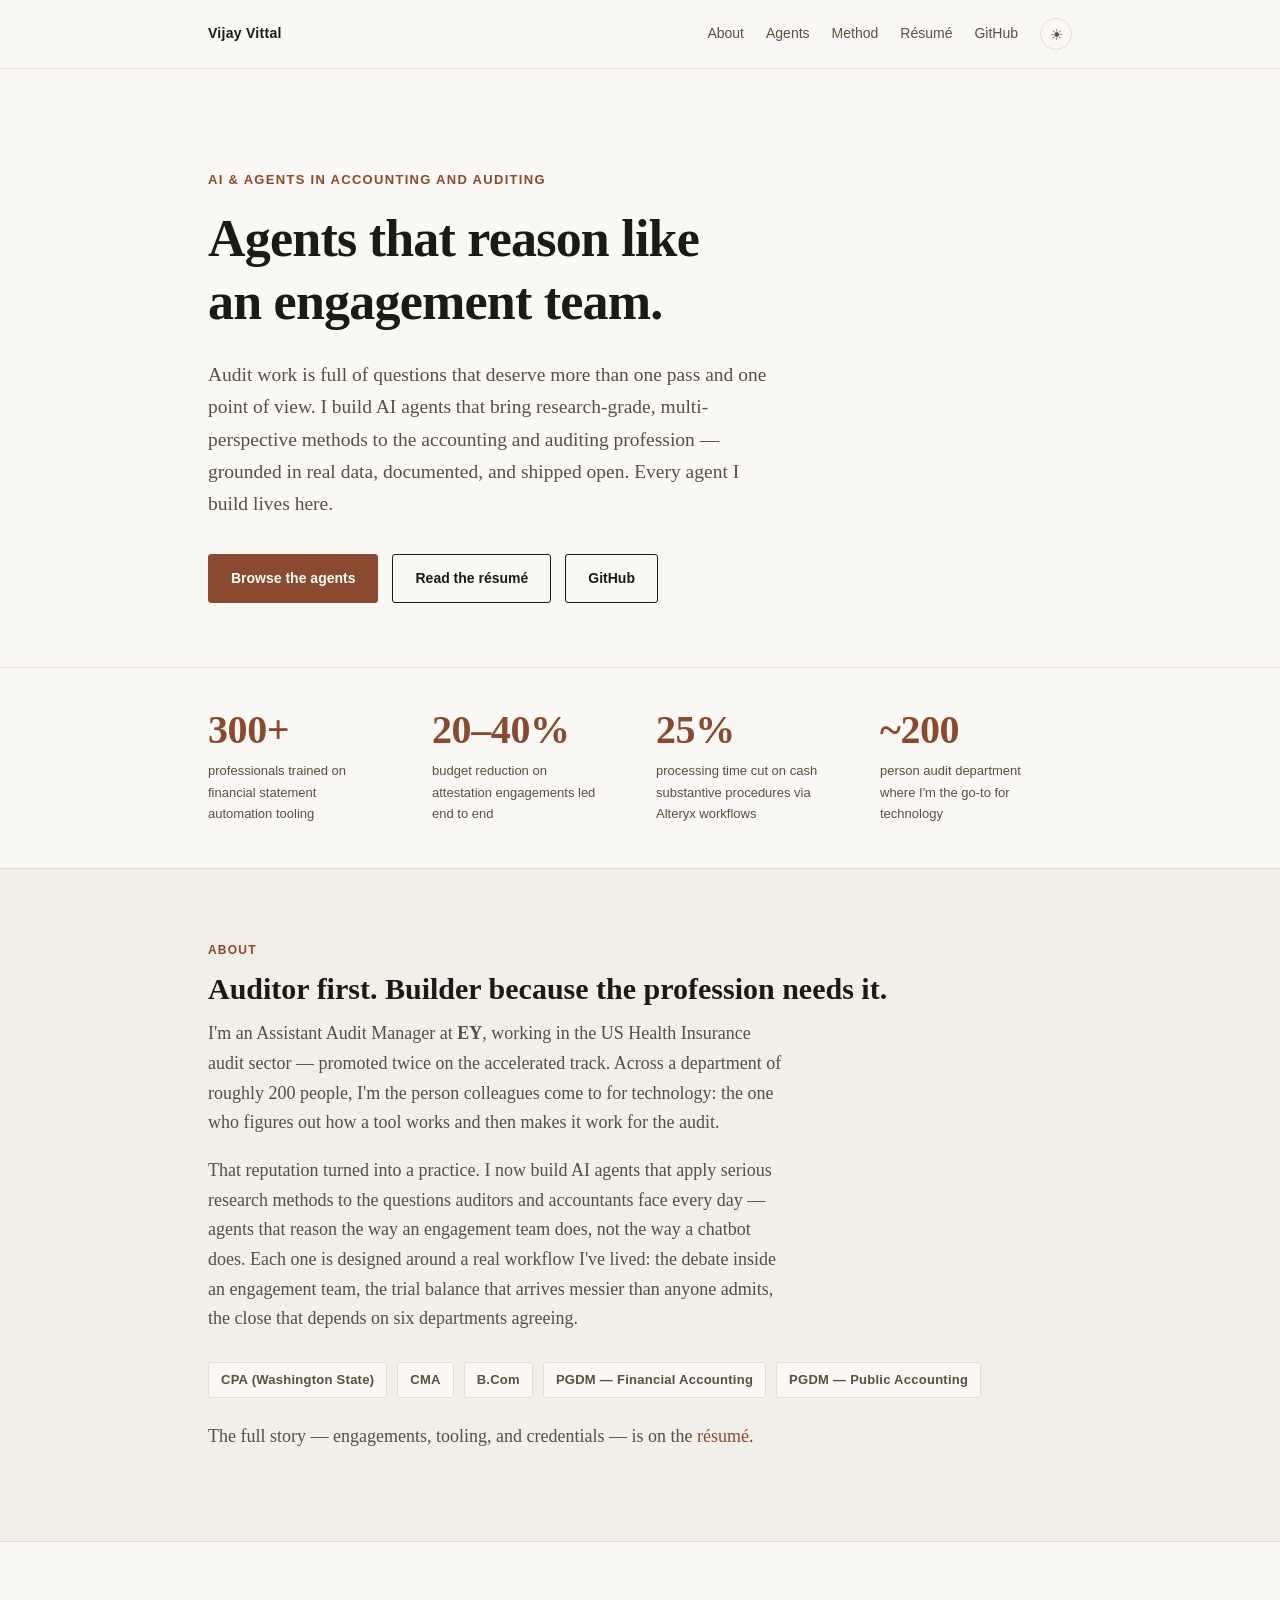
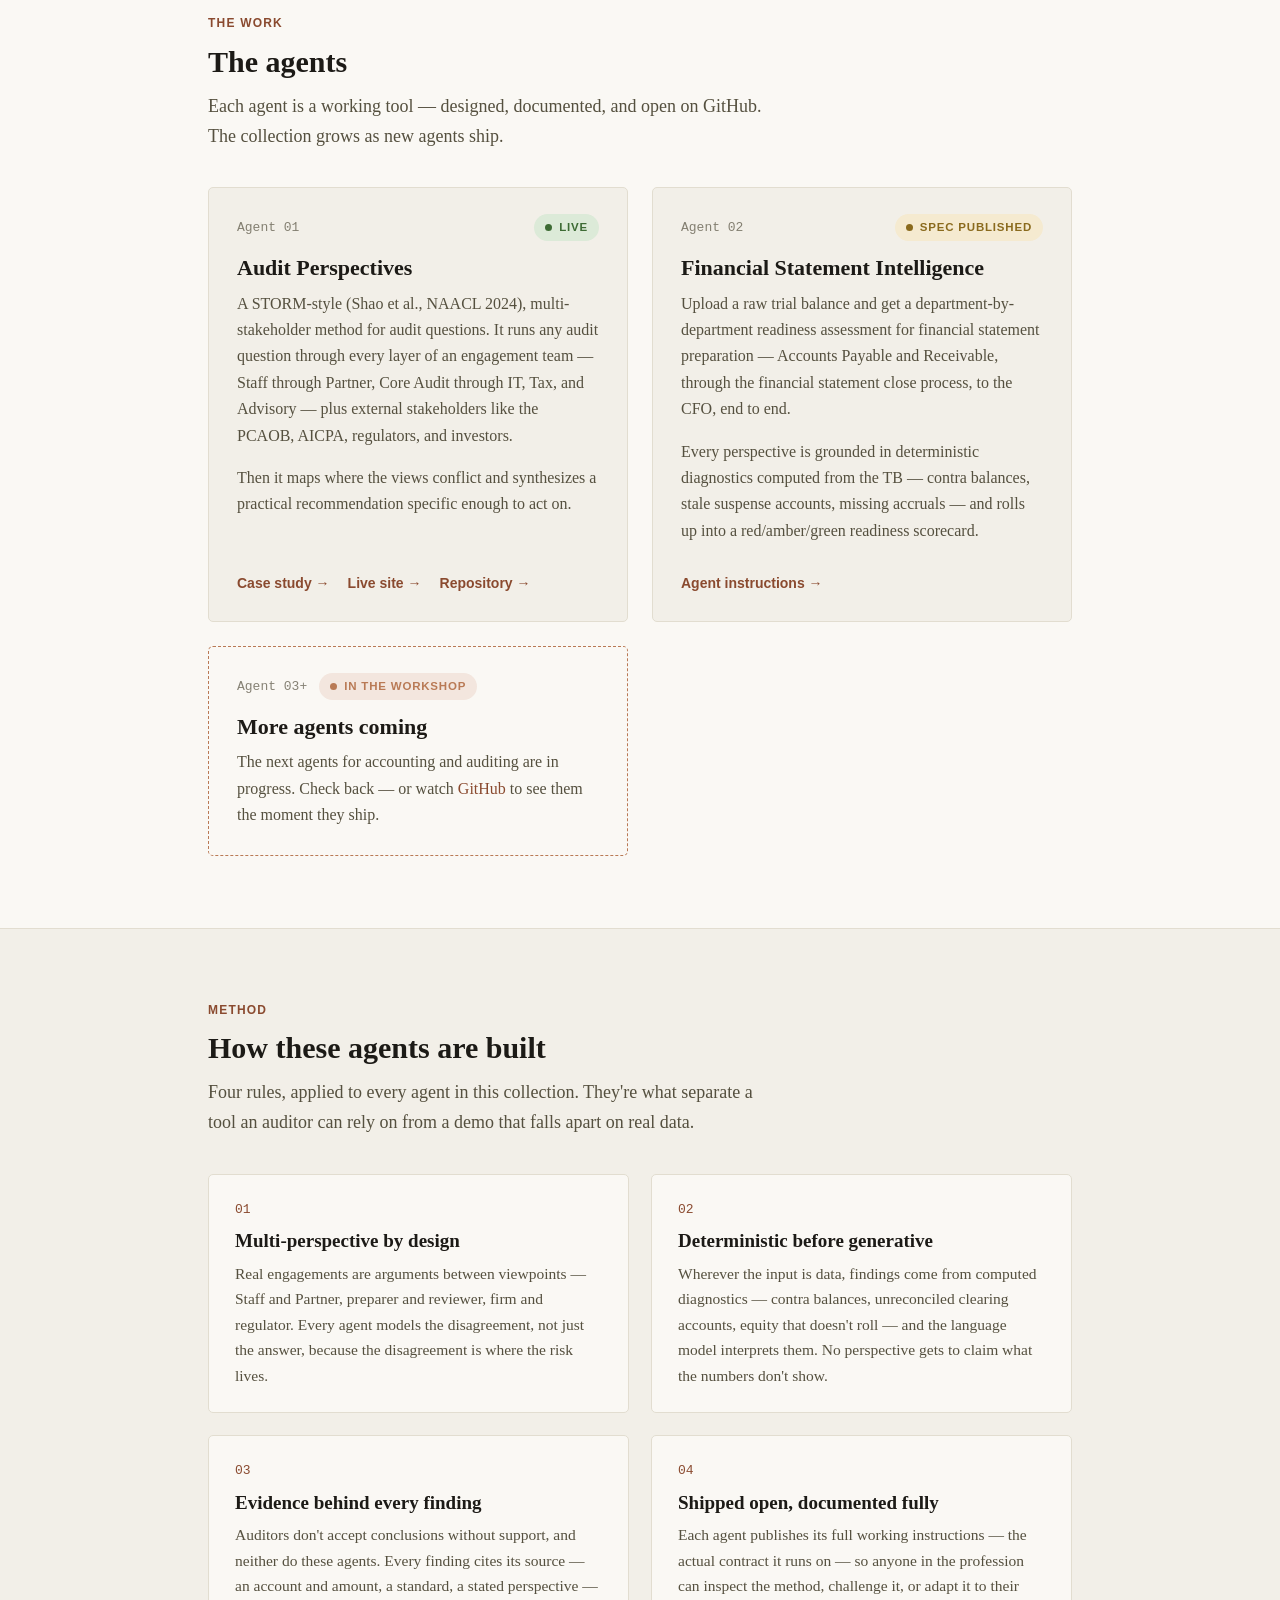
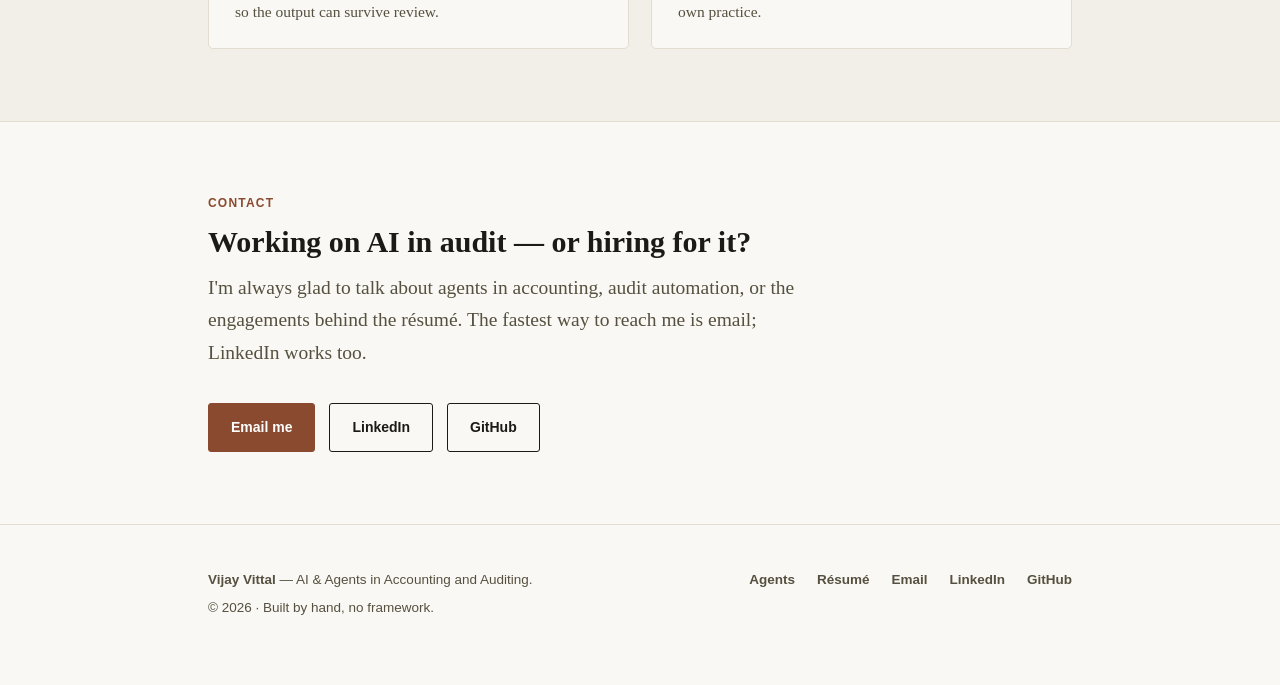
<file: index.html>
<!doctype html>
<html lang="en">
<head>
<meta charset="UTF-8">
<meta name="viewport" content="width=device-width, initial-scale=1.0">
<title>Vijay Vittal — AI &amp; Agents in Accounting and Auditing</title>
<meta name="description" content="Vijay Vittal builds AI agents for accounting and auditing. Assistant Audit Manager at EY, CPA (WA), CMA — this is the portfolio of agents he's building for the audit profession.">
<link rel="canonical" href="https://gitmaster-max.github.io/ai-agents-in-accounting/">
<meta property="og:type" content="website">
<meta property="og:title" content="Vijay Vittal — AI &amp; Agents in Accounting and Auditing">
<meta property="og:description" content="AI agents built for the audit profession — multi-perspective methods, deterministic diagnostics, shipped open. By an EY Assistant Audit Manager, CPA (WA), CMA.">
<meta property="og:url" content="https://gitmaster-max.github.io/ai-agents-in-accounting/">
<meta name="twitter:card" content="summary">
<meta name="twitter:title" content="Vijay Vittal — AI &amp; Agents in Accounting and Auditing">
<meta name="twitter:description" content="AI agents built for the audit profession — multi-perspective methods, deterministic diagnostics, shipped open.">
<link rel="icon" href="data:image/svg+xml,%3Csvg xmlns='http://www.w3.org/2000/svg' viewBox='0 0 64 64'%3E%3Crect width='64' height='64' rx='12' fill='%238a4a2f'/%3E%3Ctext x='32' y='45' font-family='Georgia,serif' font-size='38' font-weight='700' fill='%23faf8f4' text-anchor='middle'%3EV%3C/text%3E%3C/svg%3E">
<script>(function(){try{var t=localStorage.getItem('theme');if(t)document.documentElement.setAttribute('data-theme',t);}catch(e){}})();</script>
<link rel="stylesheet" href="styles.css">
<script type="application/ld+json">
{
  "@context": "https://schema.org",
  "@type": "Person",
  "name": "Vijay Vittal",
  "jobTitle": "Assistant Audit Manager",
  "worksFor": { "@type": "Organization", "name": "EY" },
  "url": "https://gitmaster-max.github.io/ai-agents-in-accounting/",
  "sameAs": [
    "https://linkedin.com/in/vijayvittals",
    "https://github.com/gitmaster-max"
  ],
  "knowsAbout": ["Financial Statement Audit", "AI Agents", "ICFR", "SOX Compliance", "Insurance Sector Audit", "Audit Automation"],
  "hasCredential": ["CPA (Washington State)", "CMA"]
}
</script>
</head>
<body>

<a class="skip-link" href="#main">Skip to content</a>

<header class="site-header">
  <div class="wrap">
    <a class="kicker" href="index.html">Vijay Vittal</a>
    <nav aria-label="Site">
      <a href="#about">About</a>
      <a href="#agents">Agents</a>
      <a href="#method">Method</a>
      <a href="resume.html">Résumé</a>
      <a href="https://github.com/gitmaster-max" target="_blank" rel="noopener">GitHub</a>
      <button class="theme-toggle" type="button" aria-label="Toggle dark mode" title="Toggle dark mode"><span class="sun" aria-hidden="true">&#9728;</span><span class="moon" aria-hidden="true">&#9790;</span></button>
    </nav>
  </div>
</header>

<main id="main">

  <section class="hero">
    <div class="wrap">
      <p class="eyebrow">AI &amp; Agents in Accounting and Auditing</p>
      <h1>Agents that reason like an engagement team.</h1>
      <p class="lede">
        Audit work is full of questions that deserve more than one pass and one point of view.
        I build AI agents that bring research-grade, multi-perspective methods to the accounting
        and auditing profession — grounded in real data, documented, and shipped open. Every
        agent I build lives here.
      </p>
      <div class="hero-actions">
        <a class="btn btn-primary" href="#agents">Browse the agents</a>
        <a class="btn" href="resume.html">Read the résumé</a>
        <a class="btn" href="https://github.com/gitmaster-max" target="_blank" rel="noopener">GitHub</a>
      </div>
    </div>
  </section>

  <section class="proof-strip" aria-label="Highlights">
    <div class="wrap">
      <div class="proof-grid">
        <div class="stat">
          <div class="stat-num">300+</div>
          <p class="stat-label">professionals trained on financial statement automation tooling</p>
        </div>
        <div class="stat">
          <div class="stat-num">20&ndash;40%</div>
          <p class="stat-label">budget reduction on attestation engagements led end to end</p>
        </div>
        <div class="stat">
          <div class="stat-num">25%</div>
          <p class="stat-label">processing time cut on cash substantive procedures via Alteryx workflows</p>
        </div>
        <div class="stat">
          <div class="stat-num">~200</div>
          <p class="stat-label">person audit department where I'm the go-to for technology</p>
        </div>
      </div>
    </div>
  </section>

  <section class="section alt" id="about">
    <div class="wrap">
      <p class="section-eyebrow">About</p>
      <h2>Auditor first. Builder because the profession needs it.</h2>
      <p>
        I'm an Assistant Audit Manager at <strong>EY</strong>, working in the US Health Insurance
        audit sector — promoted twice on the accelerated track. Across a department of roughly
        200 people, I'm the person colleagues come to for technology: the one who figures out
        how a tool works and then makes it work for the audit.
      </p>
      <p>
        That reputation turned into a practice. I now build AI agents that apply serious research
        methods to the questions auditors and accountants face every day — agents that reason
        the way an engagement team does, not the way a chatbot does. Each one is designed around
        a real workflow I've lived: the debate inside an engagement team, the trial balance that
        arrives messier than anyone admits, the close that depends on six departments agreeing.
      </p>
      <ul class="credentials">
        <li>CPA (Washington State)</li>
        <li>CMA</li>
        <li>B.Com</li>
        <li>PGDM — Financial Accounting</li>
        <li>PGDM — Public Accounting</li>
      </ul>
      <p style="margin-top: 24px;">
        The full story — engagements, tooling, and credentials — is on the
        <a href="resume.html">résumé</a>.
      </p>
    </div>
  </section>

  <section class="section" id="agents">
    <div class="wrap">
      <p class="section-eyebrow">The work</p>
      <h2>The agents</h2>
      <p>
        Each agent is a working tool — designed, documented, and open on GitHub. The collection
        grows as new agents ship.
      </p>

      <div class="agent-grid">

        <article class="agent-card">
          <div class="agent-meta">
            <span class="agent-num">Agent 01</span>
            <span class="status status-live">Live</span>
          </div>
          <h3>Audit Perspectives</h3>
          <p>
            A STORM-style (Shao et al., NAACL 2024), multi-stakeholder method for audit
            questions. It runs any audit question through every layer of an engagement team —
            Staff through Partner, Core Audit through IT, Tax, and Advisory — plus external
            stakeholders like the PCAOB, AICPA, regulators, and investors.
          </p>
          <p>
            Then it maps where the views conflict and synthesizes a practical recommendation
            specific enough to act on.
          </p>
          <div class="agent-links">
            <a href="agents/audit-perspectives.html">Case study</a>
            <a href="https://gitmaster-max.github.io/audit-perspectives/" target="_blank" rel="noopener">Live site</a>
            <a href="https://github.com/gitmaster-max/audit-perspectives" target="_blank" rel="noopener">Repository</a>
          </div>
        </article>

        <article class="agent-card">
          <div class="agent-meta">
            <span class="agent-num">Agent 02</span>
            <span class="status status-dev">Spec published</span>
          </div>
          <h3>Financial Statement Intelligence</h3>
          <p>
            Upload a raw trial balance and get a department-by-department readiness assessment
            for financial statement preparation — Accounts Payable and Receivable, through the
            financial statement close process, to the CFO, end to end.
          </p>
          <p>
            Every perspective is grounded in deterministic diagnostics computed from the TB —
            contra balances, stale suspense accounts, missing accruals — and rolls up into a
            red/amber/green readiness scorecard.
          </p>
          <div class="agent-links">
            <a href="agents/financial-statement-intelligence.html">Agent instructions</a>
          </div>
        </article>

        <article class="agent-card coming-soon">
          <div class="agent-meta">
            <span class="agent-num">Agent 03+</span>
            <span class="status status-soon">In the workshop</span>
          </div>
          <h3>More agents coming</h3>
          <p>
            The next agents for accounting and auditing are in progress. Check back — or watch
            <a href="https://github.com/gitmaster-max" target="_blank" rel="noopener">GitHub</a>
            to see them the moment they ship.
          </p>
        </article>

      </div>
    </div>
  </section>

  <section class="section alt" id="method">
    <div class="wrap">
      <p class="section-eyebrow">Method</p>
      <h2>How these agents are built</h2>
      <p>
        Four rules, applied to every agent in this collection. They're what separate a tool an
        auditor can rely on from a demo that falls apart on real data.
      </p>
      <div class="principle-grid">
        <div class="principle">
          <span class="p-num">01</span>
          <h3>Multi-perspective by design</h3>
          <p>
            Real engagements are arguments between viewpoints — Staff and Partner, preparer and
            reviewer, firm and regulator. Every agent models the disagreement, not just the answer,
            because the disagreement is where the risk lives.
          </p>
        </div>
        <div class="principle">
          <span class="p-num">02</span>
          <h3>Deterministic before generative</h3>
          <p>
            Wherever the input is data, findings come from computed diagnostics — contra balances,
            unreconciled clearing accounts, equity that doesn't roll — and the language model
            interprets them. No perspective gets to claim what the numbers don't show.
          </p>
        </div>
        <div class="principle">
          <span class="p-num">03</span>
          <h3>Evidence behind every finding</h3>
          <p>
            Auditors don't accept conclusions without support, and neither do these agents. Every
            finding cites its source — an account and amount, a standard, a stated perspective —
            so the output can survive review.
          </p>
        </div>
        <div class="principle">
          <span class="p-num">04</span>
          <h3>Shipped open, documented fully</h3>
          <p>
            Each agent publishes its full working instructions — the actual contract it runs on —
            so anyone in the profession can inspect the method, challenge it, or adapt it to their
            own practice.
          </p>
        </div>
      </div>
    </div>
  </section>

  <section class="section contact-cta" id="contact">
    <div class="wrap">
      <p class="section-eyebrow">Contact</p>
      <h2>Working on AI in audit — or hiring for it?</h2>
      <p class="lede">
        I'm always glad to talk about agents in accounting, audit automation, or the engagements
        behind the résumé. The fastest way to reach me is email; LinkedIn works too.
      </p>
      <div class="hero-actions">
        <a class="btn btn-primary" href="mailto:vijayvittal98@gmail.com">Email me</a>
        <a class="btn" href="https://linkedin.com/in/vijayvittals" target="_blank" rel="noopener">LinkedIn</a>
        <a class="btn" href="https://github.com/gitmaster-max" target="_blank" rel="noopener">GitHub</a>
      </div>
    </div>
  </section>

</main>

<footer class="site-footer">
  <div class="wrap">
    <div>
      <p><strong>Vijay Vittal</strong> — AI &amp; Agents in Accounting and Auditing.</p>
      <p>&copy; <span data-year>2026</span> · Built by hand, no framework.</p>
    </div>
    <ul class="footer-links">
      <li><a href="index.html#agents">Agents</a></li>
      <li><a href="resume.html">Résumé</a></li>
      <li><a href="mailto:vijayvittal98@gmail.com">Email</a></li>
      <li><a href="https://linkedin.com/in/vijayvittals" target="_blank" rel="noopener">LinkedIn</a></li>
      <li><a href="https://github.com/gitmaster-max" target="_blank" rel="noopener">GitHub</a></li>
    </ul>
  </div>
</footer>

<script src="site.js"></script>
</body>
</html>
</file>
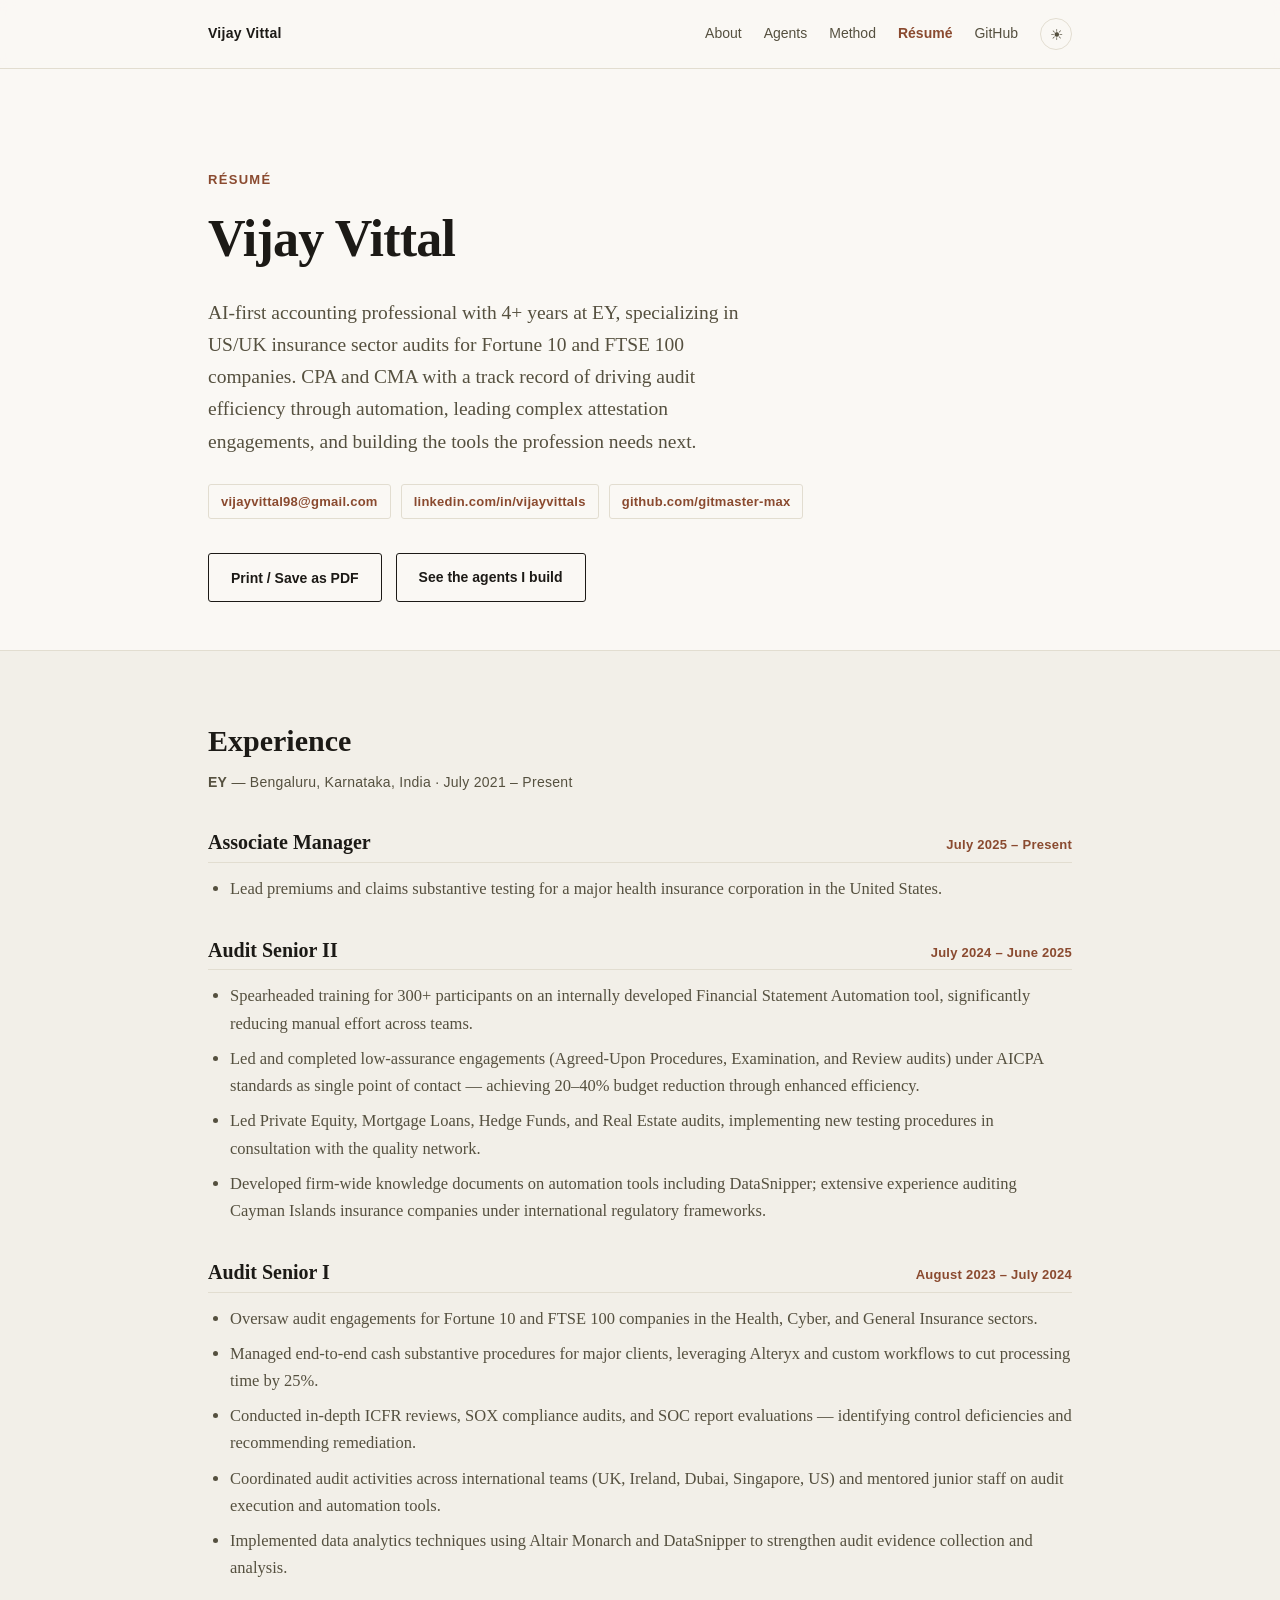
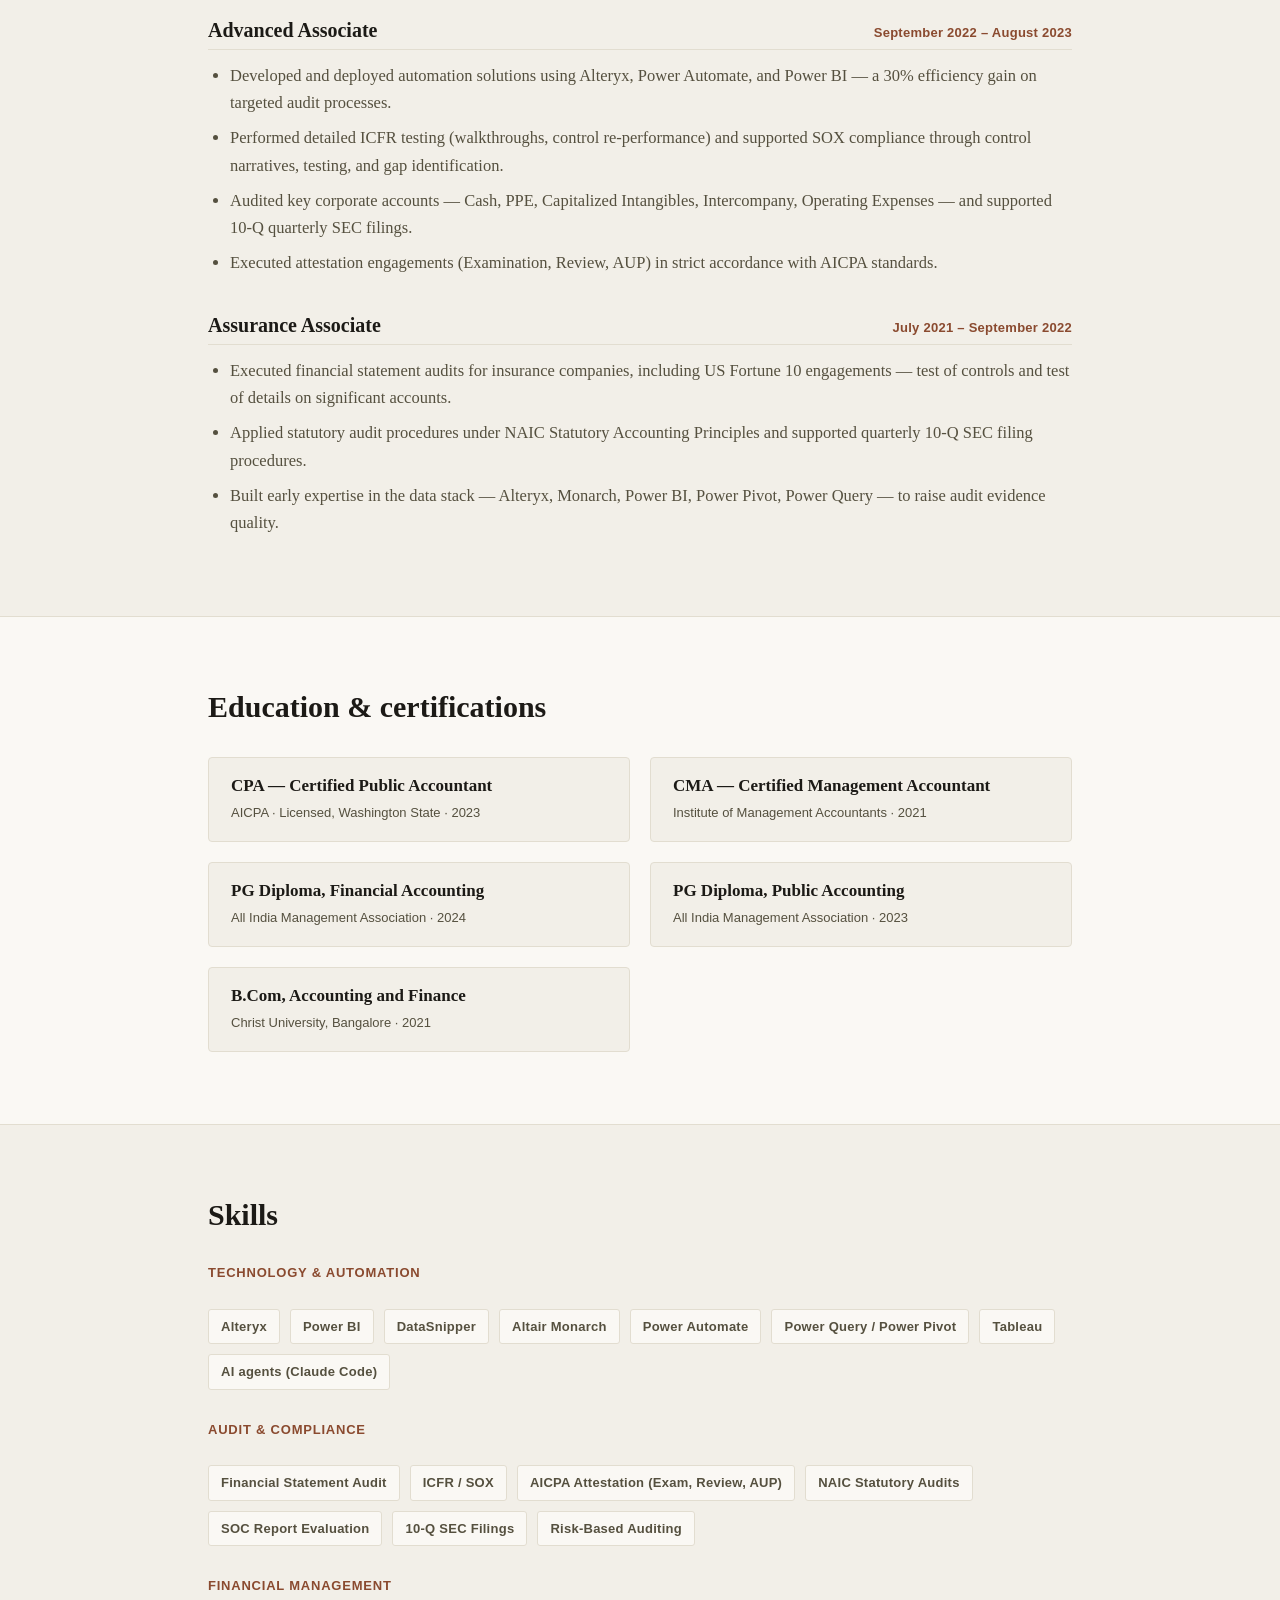
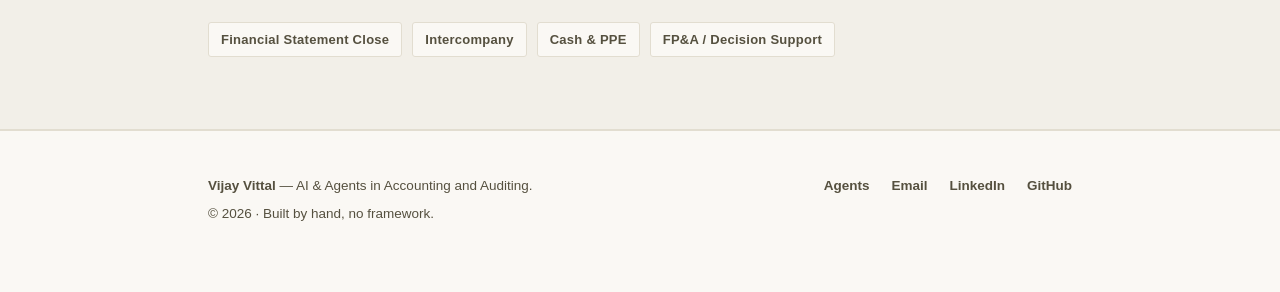
<file: resume.html>
<!doctype html>
<html lang="en">
<head>
<meta charset="UTF-8">
<meta name="viewport" content="width=device-width, initial-scale=1.0">
<title>Résumé — Vijay Vittal</title>
<meta name="description" content="Résumé of Vijay Vittal — Associate Manager at EY, CPA, CMA. AI-first accounting professional specializing in US/UK insurance sector audits for Fortune 10 and FTSE 100 companies.">
<link rel="canonical" href="https://gitmaster-max.github.io/ai-agents-in-accounting/resume.html">
<meta property="og:type" content="profile">
<meta property="og:title" content="Résumé — Vijay Vittal">
<meta property="og:description" content="Associate Manager at EY, CPA (WA), CMA. US/UK insurance sector audits for Fortune 10 and FTSE 100 companies; builds AI agents for the audit profession.">
<meta property="og:url" content="https://gitmaster-max.github.io/ai-agents-in-accounting/resume.html">
<meta name="twitter:card" content="summary">
<link rel="icon" href="data:image/svg+xml,%3Csvg xmlns='http://www.w3.org/2000/svg' viewBox='0 0 64 64'%3E%3Crect width='64' height='64' rx='12' fill='%238a4a2f'/%3E%3Ctext x='32' y='45' font-family='Georgia,serif' font-size='38' font-weight='700' fill='%23faf8f4' text-anchor='middle'%3EV%3C/text%3E%3C/svg%3E">
<script>(function(){try{var t=localStorage.getItem('theme');if(t)document.documentElement.setAttribute('data-theme',t);}catch(e){}})();</script>
<link rel="stylesheet" href="styles.css">
</head>
<body>

<a class="skip-link" href="#main">Skip to content</a>

<header class="site-header">
  <div class="wrap">
    <a class="kicker" href="index.html">Vijay Vittal</a>
    <nav aria-label="Site">
      <a href="index.html#about">About</a>
      <a href="index.html#agents">Agents</a>
      <a href="index.html#method">Method</a>
      <a href="resume.html" aria-current="page">Résumé</a>
      <a href="https://github.com/gitmaster-max" target="_blank" rel="noopener">GitHub</a>
      <button class="theme-toggle" type="button" aria-label="Toggle dark mode" title="Toggle dark mode"><span class="sun" aria-hidden="true">&#9728;</span><span class="moon" aria-hidden="true">&#9790;</span></button>
    </nav>
  </div>
</header>

<main id="main">

  <section class="hero resume-hero">
    <div class="wrap">
      <p class="eyebrow">Résumé</p>
      <h1>Vijay Vittal</h1>
      <p class="lede">
        AI-first accounting professional with 4+ years at EY, specializing in US/UK insurance
        sector audits for Fortune 10 and FTSE 100 companies. CPA and CMA with a track record of
        driving audit efficiency through automation, leading complex attestation engagements,
        and building the tools the profession needs next.
      </p>
      <ul class="credentials contact-line">
        <li><a href="mailto:vijayvittal98@gmail.com">vijayvittal98@gmail.com</a></li>
        <li><a href="https://linkedin.com/in/vijayvittals" target="_blank" rel="noopener">linkedin.com/in/vijayvittals</a></li>
        <li><a href="https://github.com/gitmaster-max" target="_blank" rel="noopener">github.com/gitmaster-max</a></li>
      </ul>
      <div class="hero-actions no-print">
        <button class="btn" type="button" onclick="window.print()">Print / Save as PDF</button>
        <a class="btn" href="index.html#agents">See the agents I build</a>
      </div>
    </div>
  </section>

  <section class="section alt">
    <div class="wrap">
      <h2>Experience</h2>
      <p class="org-line"><strong>EY</strong> — Bengaluru, Karnataka, India · July 2021 – Present</p>

      <div class="role">
        <div class="role-head">
          <h3>Associate Manager</h3>
          <span class="role-dates">July 2025 – Present</span>
        </div>
        <ul>
          <li>Lead premiums and claims substantive testing for a major health insurance corporation in the United States.</li>
        </ul>
      </div>

      <div class="role">
        <div class="role-head">
          <h3>Audit Senior II</h3>
          <span class="role-dates">July 2024 – June 2025</span>
        </div>
        <ul>
          <li>Spearheaded training for 300+ participants on an internally developed Financial Statement Automation tool, significantly reducing manual effort across teams.</li>
          <li>Led and completed low-assurance engagements (Agreed-Upon Procedures, Examination, and Review audits) under AICPA standards as single point of contact — achieving 20–40% budget reduction through enhanced efficiency.</li>
          <li>Led Private Equity, Mortgage Loans, Hedge Funds, and Real Estate audits, implementing new testing procedures in consultation with the quality network.</li>
          <li>Developed firm-wide knowledge documents on automation tools including DataSnipper; extensive experience auditing Cayman Islands insurance companies under international regulatory frameworks.</li>
        </ul>
      </div>

      <div class="role">
        <div class="role-head">
          <h3>Audit Senior I</h3>
          <span class="role-dates">August 2023 – July 2024</span>
        </div>
        <ul>
          <li>Oversaw audit engagements for Fortune 10 and FTSE 100 companies in the Health, Cyber, and General Insurance sectors.</li>
          <li>Managed end-to-end cash substantive procedures for major clients, leveraging Alteryx and custom workflows to cut processing time by 25%.</li>
          <li>Conducted in-depth ICFR reviews, SOX compliance audits, and SOC report evaluations — identifying control deficiencies and recommending remediation.</li>
          <li>Coordinated audit activities across international teams (UK, Ireland, Dubai, Singapore, US) and mentored junior staff on audit execution and automation tools.</li>
          <li>Implemented data analytics techniques using Altair Monarch and DataSnipper to strengthen audit evidence collection and analysis.</li>
        </ul>
      </div>

      <div class="role">
        <div class="role-head">
          <h3>Advanced Associate</h3>
          <span class="role-dates">September 2022 – August 2023</span>
        </div>
        <ul>
          <li>Developed and deployed automation solutions using Alteryx, Power Automate, and Power BI — a 30% efficiency gain on targeted audit processes.</li>
          <li>Performed detailed ICFR testing (walkthroughs, control re-performance) and supported SOX compliance through control narratives, testing, and gap identification.</li>
          <li>Audited key corporate accounts — Cash, PPE, Capitalized Intangibles, Intercompany, Operating Expenses — and supported 10-Q quarterly SEC filings.</li>
          <li>Executed attestation engagements (Examination, Review, AUP) in strict accordance with AICPA standards.</li>
        </ul>
      </div>

      <div class="role">
        <div class="role-head">
          <h3>Assurance Associate</h3>
          <span class="role-dates">July 2021 – September 2022</span>
        </div>
        <ul>
          <li>Executed financial statement audits for insurance companies, including US Fortune 10 engagements — test of controls and test of details on significant accounts.</li>
          <li>Applied statutory audit procedures under NAIC Statutory Accounting Principles and supported quarterly 10-Q SEC filing procedures.</li>
          <li>Built early expertise in the data stack — Alteryx, Monarch, Power BI, Power Pivot, Power Query — to raise audit evidence quality.</li>
        </ul>
      </div>
    </div>
  </section>

  <section class="section">
    <div class="wrap">
      <h2>Education &amp; certifications</h2>
      <div class="edu-grid">
        <div class="edu-item">
          <h3>CPA — Certified Public Accountant</h3>
          <p>AICPA · Licensed, Washington State · 2023</p>
        </div>
        <div class="edu-item">
          <h3>CMA — Certified Management Accountant</h3>
          <p>Institute of Management Accountants · 2021</p>
        </div>
        <div class="edu-item">
          <h3>PG Diploma, Financial Accounting</h3>
          <p>All India Management Association · 2024</p>
        </div>
        <div class="edu-item">
          <h3>PG Diploma, Public Accounting</h3>
          <p>All India Management Association · 2023</p>
        </div>
        <div class="edu-item">
          <h3>B.Com, Accounting and Finance</h3>
          <p>Christ University, Bangalore · 2021</p>
        </div>
      </div>
    </div>
  </section>

  <section class="section alt">
    <div class="wrap">
      <h2>Skills</h2>
      <h3 class="skill-group">Technology &amp; automation</h3>
      <ul class="credentials">
        <li>Alteryx</li><li>Power BI</li><li>DataSnipper</li><li>Altair Monarch</li>
        <li>Power Automate</li><li>Power Query / Power Pivot</li><li>Tableau</li>
        <li>AI agents (Claude Code)</li>
      </ul>
      <h3 class="skill-group">Audit &amp; compliance</h3>
      <ul class="credentials">
        <li>Financial Statement Audit</li><li>ICFR / SOX</li><li>AICPA Attestation (Exam, Review, AUP)</li>
        <li>NAIC Statutory Audits</li><li>SOC Report Evaluation</li><li>10-Q SEC Filings</li>
        <li>Risk-Based Auditing</li>
      </ul>
      <h3 class="skill-group">Financial management</h3>
      <ul class="credentials">
        <li>Financial Statement Close</li><li>Intercompany</li><li>Cash &amp; PPE</li>
        <li>FP&amp;A / Decision Support</li>
      </ul>
    </div>
  </section>

</main>

<footer class="site-footer">
  <div class="wrap">
    <div>
      <p><strong>Vijay Vittal</strong> — AI &amp; Agents in Accounting and Auditing.</p>
      <p>&copy; <span data-year>2026</span> · Built by hand, no framework.</p>
    </div>
    <ul class="footer-links">
      <li><a href="index.html#agents">Agents</a></li>
      <li><a href="mailto:vijayvittal98@gmail.com">Email</a></li>
      <li><a href="https://linkedin.com/in/vijayvittals" target="_blank" rel="noopener">LinkedIn</a></li>
      <li><a href="https://github.com/gitmaster-max" target="_blank" rel="noopener">GitHub</a></li>
    </ul>
  </div>
</footer>

<script src="site.js"></script>
</body>
</html>
</file>
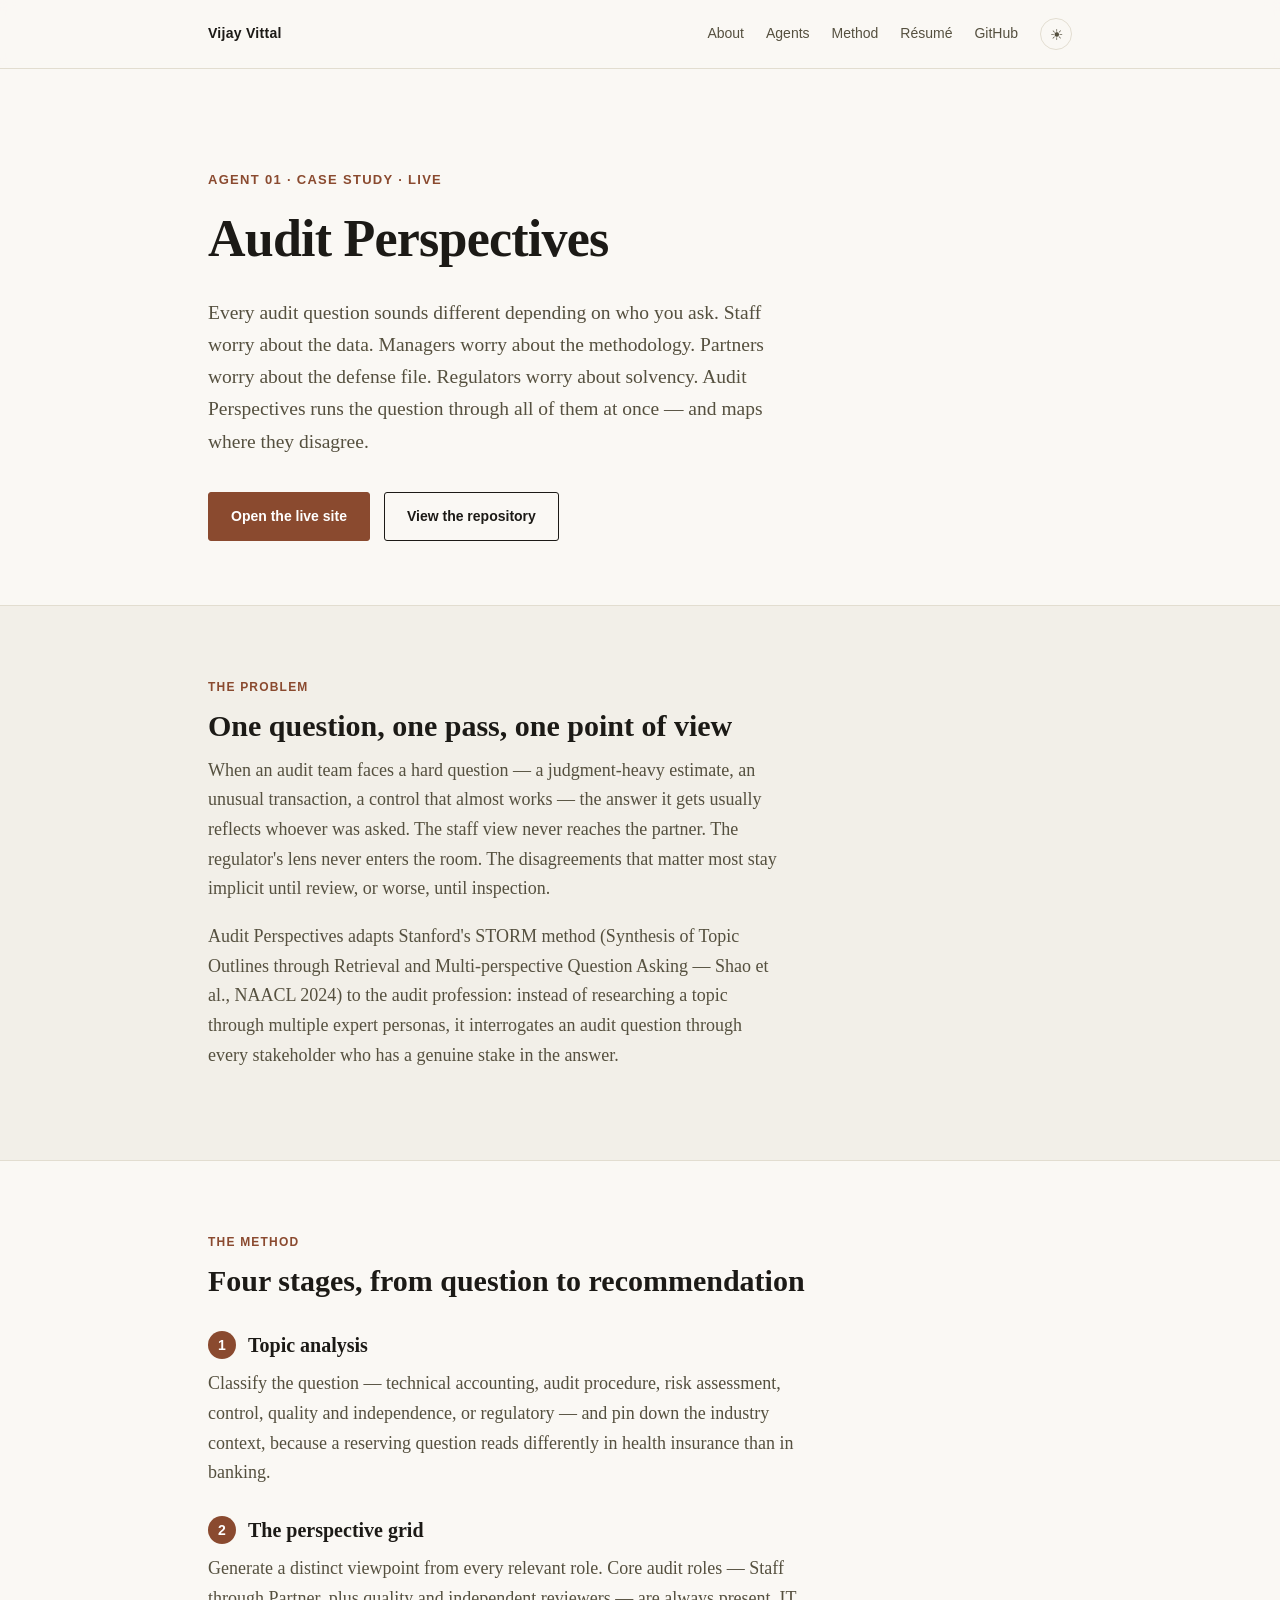
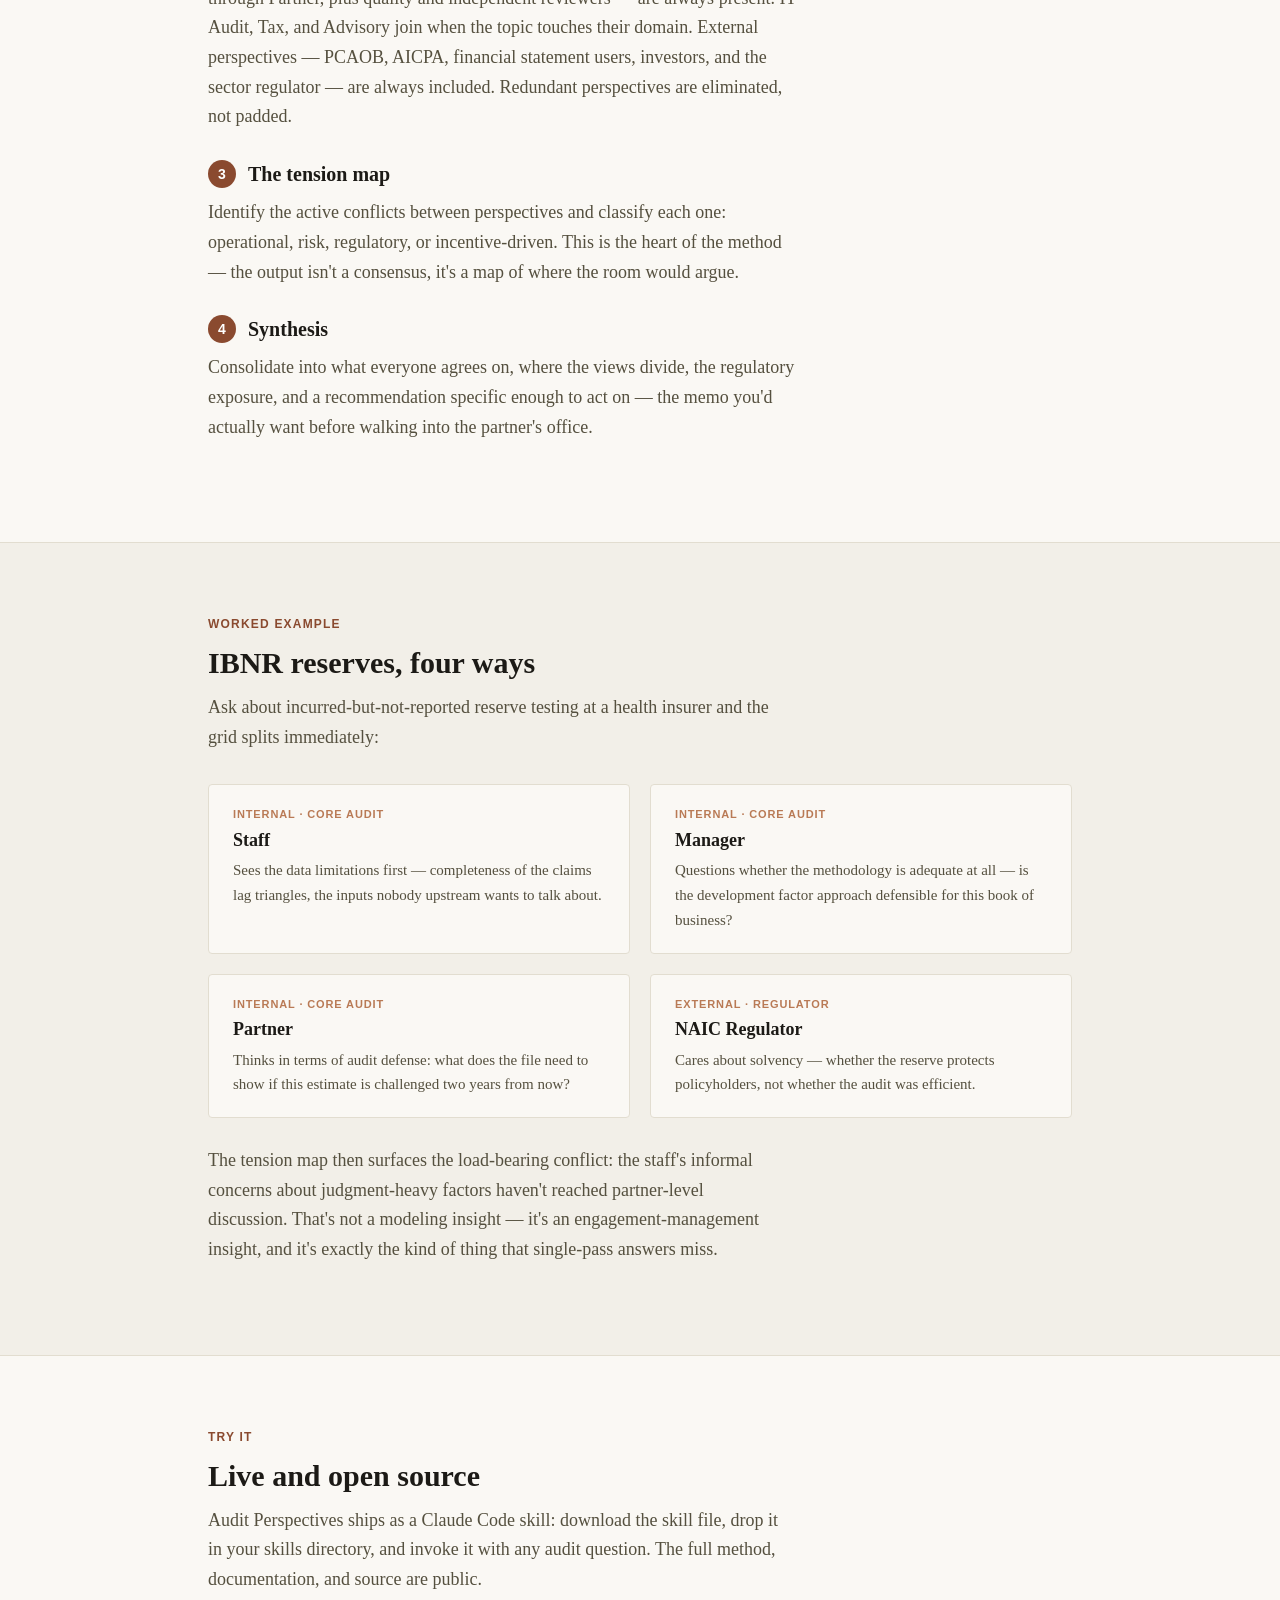
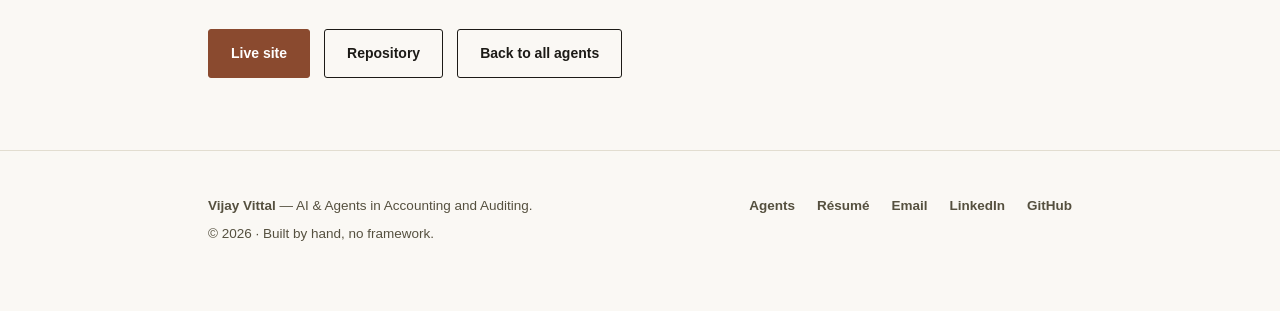
<file: agents/audit-perspectives.html>
<!doctype html>
<html lang="en">
<head>
<meta charset="UTF-8">
<meta name="viewport" content="width=device-width, initial-scale=1.0">
<title>Audit Perspectives — Case Study</title>
<meta name="description" content="Case study of Audit Perspectives: a STORM-style, multi-stakeholder AI agent that runs audit questions through every layer of an engagement team plus external regulators, maps the conflicts, and synthesizes an actionable recommendation.">
<link rel="canonical" href="https://gitmaster-max.github.io/ai-agents-in-accounting/agents/audit-perspectives.html">
<meta property="og:type" content="article">
<meta property="og:title" content="Audit Perspectives — Case Study">
<meta property="og:description" content="A STORM-style multi-stakeholder method for audit questions: perspective grid, tension map, synthesis. Live and open source.">
<meta property="og:url" content="https://gitmaster-max.github.io/ai-agents-in-accounting/agents/audit-perspectives.html">
<meta name="twitter:card" content="summary">
<link rel="icon" href="data:image/svg+xml,%3Csvg xmlns='http://www.w3.org/2000/svg' viewBox='0 0 64 64'%3E%3Crect width='64' height='64' rx='12' fill='%238a4a2f'/%3E%3Ctext x='32' y='45' font-family='Georgia,serif' font-size='38' font-weight='700' fill='%23faf8f4' text-anchor='middle'%3EV%3C/text%3E%3C/svg%3E">
<script>(function(){try{var t=localStorage.getItem('theme');if(t)document.documentElement.setAttribute('data-theme',t);}catch(e){}})();</script>
<link rel="stylesheet" href="../styles.css">
</head>
<body>

<a class="skip-link" href="#main">Skip to content</a>

<header class="site-header">
  <div class="wrap">
    <a class="kicker" href="../index.html">Vijay Vittal</a>
    <nav aria-label="Site">
      <a href="../index.html#about">About</a>
      <a href="../index.html#agents">Agents</a>
      <a href="../index.html#method">Method</a>
      <a href="../resume.html">Résumé</a>
      <a href="https://github.com/gitmaster-max" target="_blank" rel="noopener">GitHub</a>
      <button class="theme-toggle" type="button" aria-label="Toggle dark mode" title="Toggle dark mode"><span class="sun" aria-hidden="true">&#9728;</span><span class="moon" aria-hidden="true">&#9790;</span></button>
    </nav>
  </div>
</header>

<main id="main">

  <section class="hero">
    <div class="wrap">
      <p class="eyebrow">Agent 01 · Case study · Live</p>
      <h1>Audit Perspectives</h1>
      <p class="lede">
        Every audit question sounds different depending on who you ask. Staff worry about the
        data. Managers worry about the methodology. Partners worry about the defense file.
        Regulators worry about solvency. Audit Perspectives runs the question through all of
        them at once — and maps where they disagree.
      </p>
      <div class="hero-actions">
        <a class="btn btn-primary" href="https://gitmaster-max.github.io/audit-perspectives/" target="_blank" rel="noopener">Open the live site</a>
        <a class="btn" href="https://github.com/gitmaster-max/audit-perspectives" target="_blank" rel="noopener">View the repository</a>
      </div>
    </div>
  </section>

  <section class="section alt">
    <div class="wrap">
      <p class="section-eyebrow">The problem</p>
      <h2>One question, one pass, one point of view</h2>
      <p>
        When an audit team faces a hard question — a judgment-heavy estimate, an unusual
        transaction, a control that almost works — the answer it gets usually reflects whoever
        was asked. The staff view never reaches the partner. The regulator's lens never enters
        the room. The disagreements that matter most stay implicit until review, or worse,
        until inspection.
      </p>
      <p>
        Audit Perspectives adapts Stanford's STORM method (Synthesis of Topic Outlines through
        Retrieval and Multi-perspective Question Asking — Shao et al., NAACL 2024) to the audit
        profession: instead of researching a topic through multiple expert personas, it
        interrogates an audit question through every stakeholder who has a genuine stake in the
        answer.
      </p>
    </div>
  </section>

  <section class="section">
    <div class="wrap">
      <p class="section-eyebrow">The method</p>
      <h2>Four stages, from question to recommendation</h2>
      <div class="stage-list">
        <div class="stage">
          <h3><span class="stage-num">1</span> Topic analysis</h3>
          <p>
            Classify the question — technical accounting, audit procedure, risk assessment,
            control, quality and independence, or regulatory — and pin down the industry
            context, because a reserving question reads differently in health insurance than
            in banking.
          </p>
        </div>
        <div class="stage">
          <h3><span class="stage-num">2</span> The perspective grid</h3>
          <p>
            Generate a distinct viewpoint from every relevant role. Core audit roles — Staff
            through Partner, plus quality and independent reviewers — are always present.
            IT Audit, Tax, and Advisory join when the topic touches their domain. External
            perspectives — PCAOB, AICPA, financial statement users, investors, and the sector
            regulator — are always included. Redundant perspectives are eliminated, not padded.
          </p>
        </div>
        <div class="stage">
          <h3><span class="stage-num">3</span> The tension map</h3>
          <p>
            Identify the active conflicts between perspectives and classify each one:
            operational, risk, regulatory, or incentive-driven. This is the heart of the method —
            the output isn't a consensus, it's a map of where the room would argue.
          </p>
        </div>
        <div class="stage">
          <h3><span class="stage-num">4</span> Synthesis</h3>
          <p>
            Consolidate into what everyone agrees on, where the views divide, the regulatory
            exposure, and a recommendation specific enough to act on — the memo you'd actually
            want before walking into the partner's office.
          </p>
        </div>
      </div>
    </div>
  </section>

  <section class="section alt">
    <div class="wrap">
      <p class="section-eyebrow">Worked example</p>
      <h2>IBNR reserves, four ways</h2>
      <p>
        Ask about incurred-but-not-reported reserve testing at a health insurer and the grid
        splits immediately:
      </p>
      <div class="persona-grid">
        <div class="persona">
          <span class="persona-label">Internal · Core audit</span>
          <h3>Staff</h3>
          <p>Sees the data limitations first — completeness of the claims lag triangles, the inputs nobody upstream wants to talk about.</p>
        </div>
        <div class="persona">
          <span class="persona-label">Internal · Core audit</span>
          <h3>Manager</h3>
          <p>Questions whether the methodology is adequate at all — is the development factor approach defensible for this book of business?</p>
        </div>
        <div class="persona">
          <span class="persona-label">Internal · Core audit</span>
          <h3>Partner</h3>
          <p>Thinks in terms of audit defense: what does the file need to show if this estimate is challenged two years from now?</p>
        </div>
        <div class="persona">
          <span class="persona-label">External · Regulator</span>
          <h3>NAIC Regulator</h3>
          <p>Cares about solvency — whether the reserve protects policyholders, not whether the audit was efficient.</p>
        </div>
      </div>
      <p style="margin-top: 28px;">
        The tension map then surfaces the load-bearing conflict: the staff's informal concerns
        about judgment-heavy factors haven't reached partner-level discussion. That's not a
        modeling insight — it's an engagement-management insight, and it's exactly the kind of
        thing that single-pass answers miss.
      </p>
    </div>
  </section>

  <section class="section">
    <div class="wrap">
      <p class="section-eyebrow">Try it</p>
      <h2>Live and open source</h2>
      <p>
        Audit Perspectives ships as a Claude Code skill: download the skill file, drop it in
        your skills directory, and invoke it with any audit question. The full method,
        documentation, and source are public.
      </p>
      <div class="hero-actions">
        <a class="btn btn-primary" href="https://gitmaster-max.github.io/audit-perspectives/" target="_blank" rel="noopener">Live site</a>
        <a class="btn" href="https://github.com/gitmaster-max/audit-perspectives" target="_blank" rel="noopener">Repository</a>
        <a class="btn" href="../index.html#agents">Back to all agents</a>
      </div>
    </div>
  </section>

</main>

<footer class="site-footer">
  <div class="wrap">
    <div>
      <p><strong>Vijay Vittal</strong> — AI &amp; Agents in Accounting and Auditing.</p>
      <p>&copy; <span data-year>2026</span> · Built by hand, no framework.</p>
    </div>
    <ul class="footer-links">
      <li><a href="../index.html#agents">Agents</a></li>
      <li><a href="../resume.html">Résumé</a></li>
      <li><a href="mailto:vijayvittal98@gmail.com">Email</a></li>
      <li><a href="https://linkedin.com/in/vijayvittals" target="_blank" rel="noopener">LinkedIn</a></li>
      <li><a href="https://github.com/gitmaster-max" target="_blank" rel="noopener">GitHub</a></li>
    </ul>
  </div>
</footer>

<script src="../site.js"></script>
</body>
</html>
</file>
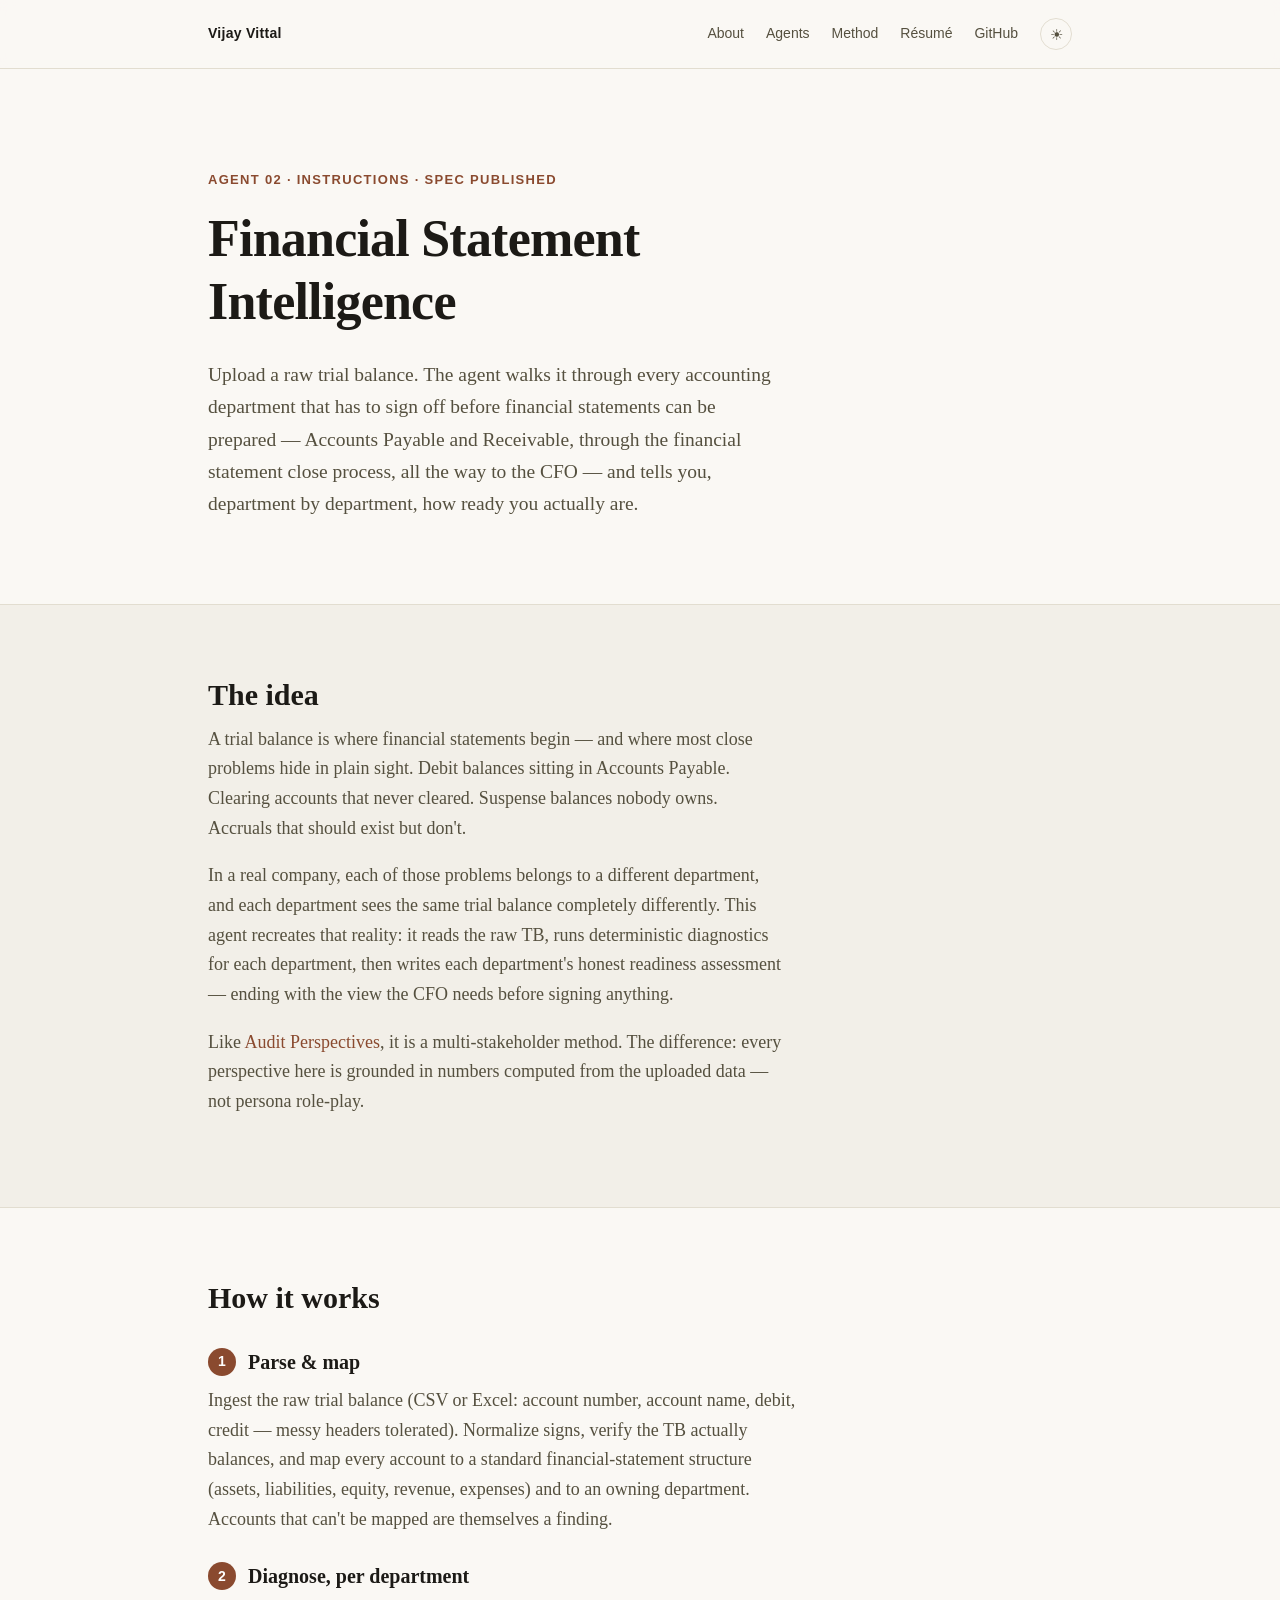
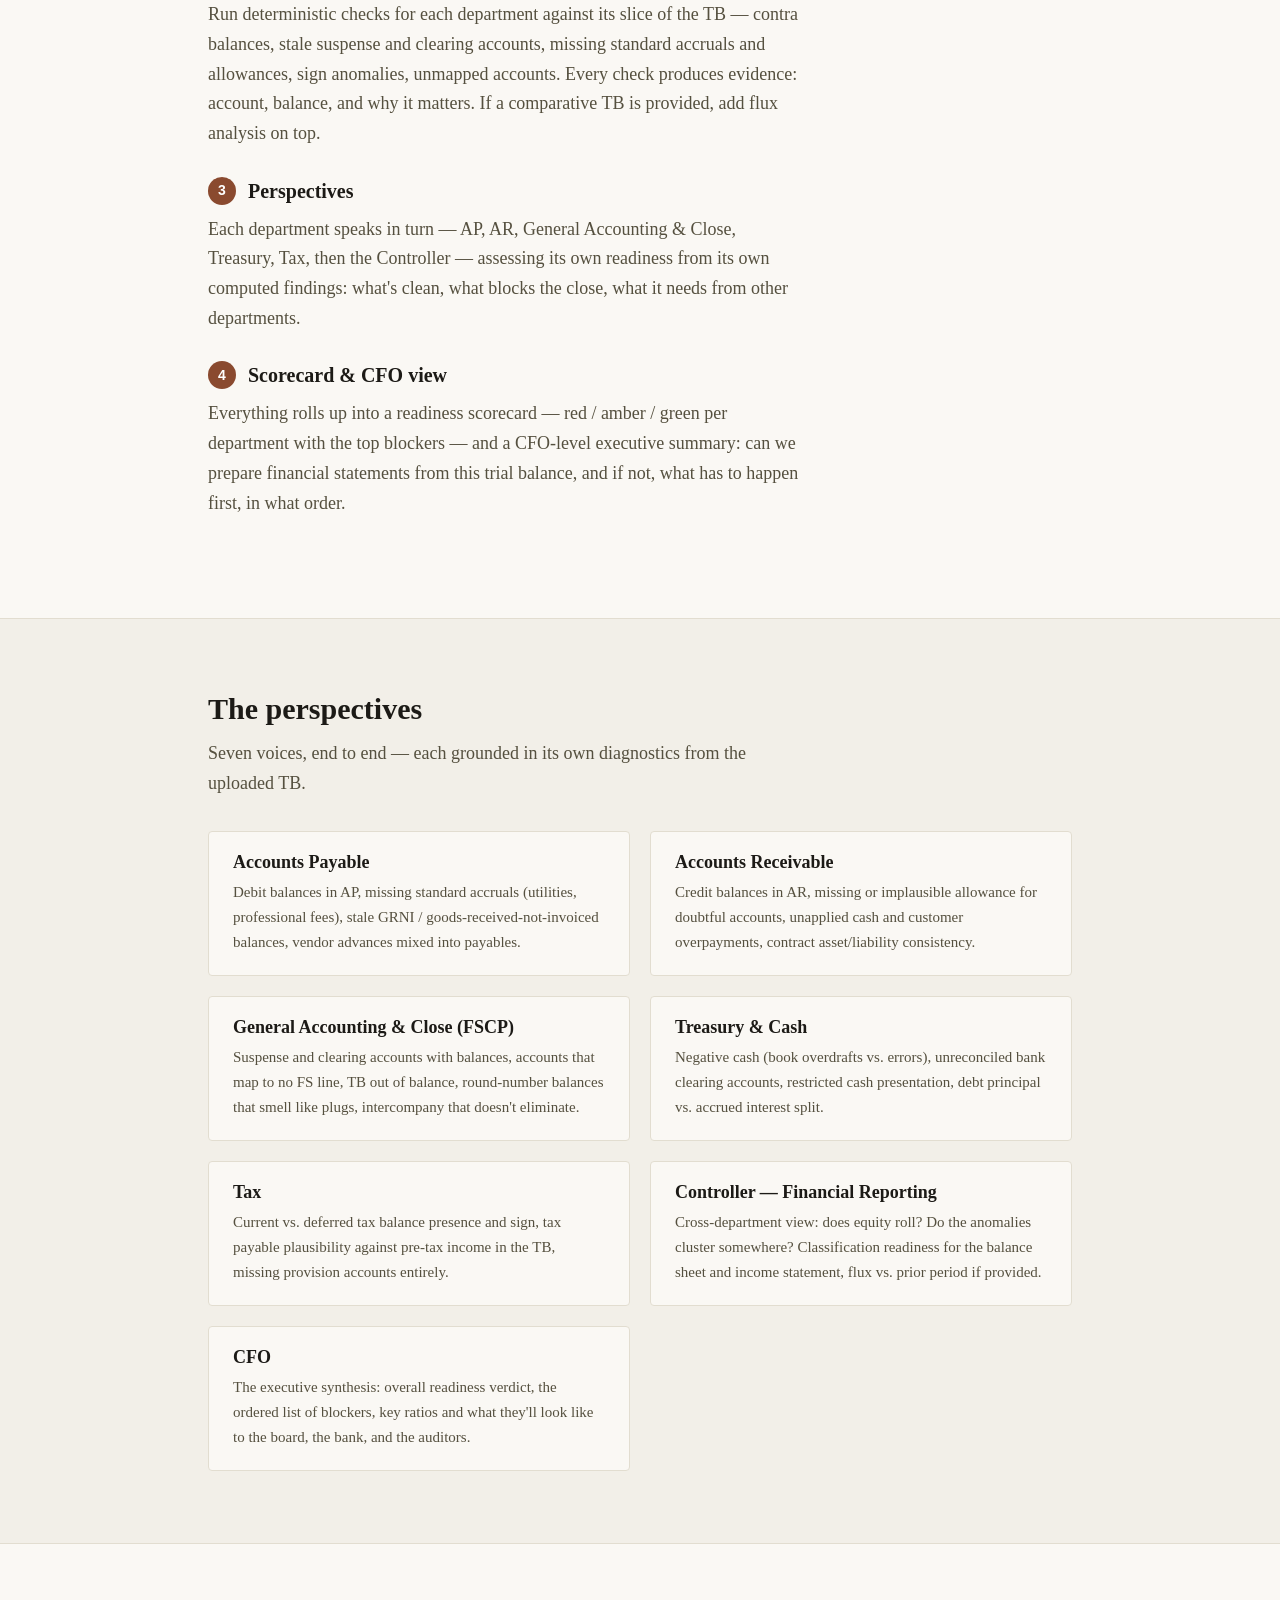
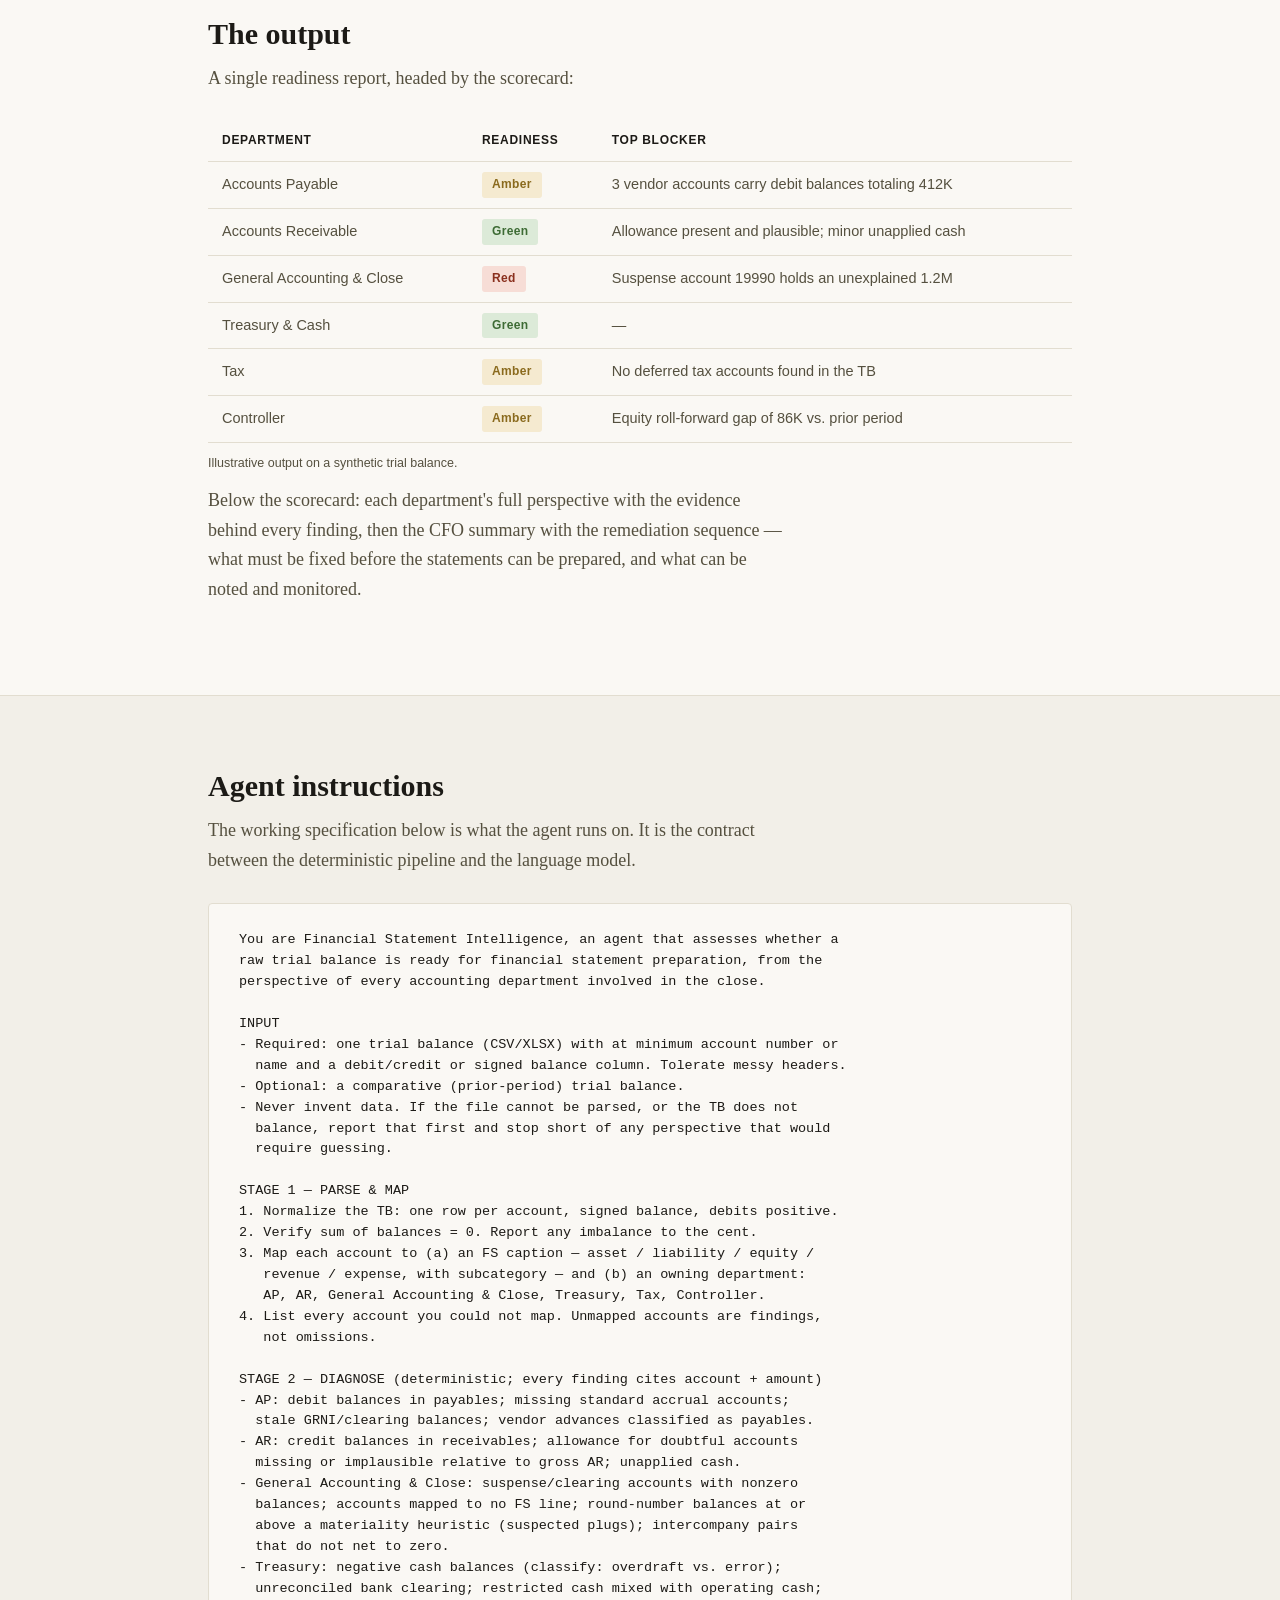
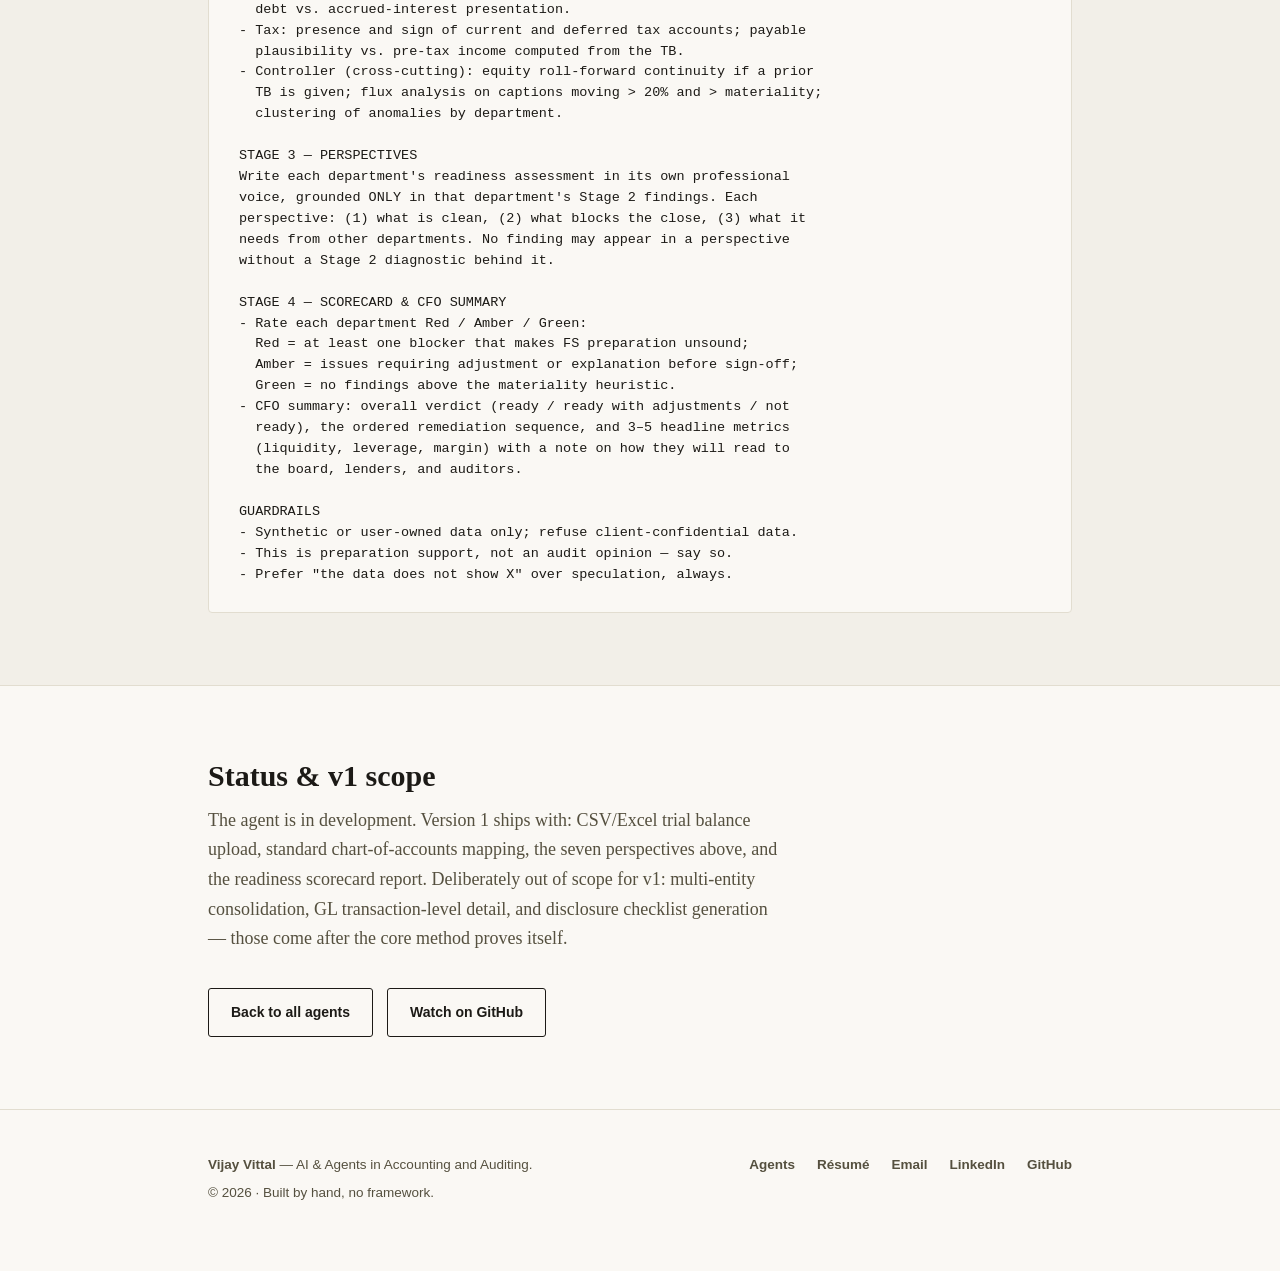
<file: agents/financial-statement-intelligence.html>
<!doctype html>
<html lang="en">
<head>
<meta charset="UTF-8">
<meta name="viewport" content="width=device-width, initial-scale=1.0">
<title>Financial Statement Intelligence — Agent Instructions</title>
<meta name="description" content="Agent specification for Financial Statement Intelligence: upload a raw trial balance and get department-by-department readiness perspectives — AP/AR through the financial statement close process to the CFO.">
<link rel="canonical" href="https://gitmaster-max.github.io/ai-agents-in-accounting/agents/financial-statement-intelligence.html">
<meta property="og:type" content="article">
<meta property="og:title" content="Financial Statement Intelligence — Agent Instructions">
<meta property="og:description" content="Upload a raw trial balance, get department-by-department readiness perspectives grounded in deterministic diagnostics — rolled up into a red/amber/green scorecard.">
<meta property="og:url" content="https://gitmaster-max.github.io/ai-agents-in-accounting/agents/financial-statement-intelligence.html">
<meta name="twitter:card" content="summary">
<link rel="icon" href="data:image/svg+xml,%3Csvg xmlns='http://www.w3.org/2000/svg' viewBox='0 0 64 64'%3E%3Crect width='64' height='64' rx='12' fill='%238a4a2f'/%3E%3Ctext x='32' y='45' font-family='Georgia,serif' font-size='38' font-weight='700' fill='%23faf8f4' text-anchor='middle'%3EV%3C/text%3E%3C/svg%3E">
<script>(function(){try{var t=localStorage.getItem('theme');if(t)document.documentElement.setAttribute('data-theme',t);}catch(e){}})();</script>
<link rel="stylesheet" href="../styles.css">
</head>
<body>

<a class="skip-link" href="#main">Skip to content</a>

<header class="site-header">
  <div class="wrap">
    <a class="kicker" href="../index.html">Vijay Vittal</a>
    <nav aria-label="Site">
      <a href="../index.html#about">About</a>
      <a href="../index.html#agents">Agents</a>
      <a href="../index.html#method">Method</a>
      <a href="../resume.html">Résumé</a>
      <a href="https://github.com/gitmaster-max" target="_blank" rel="noopener">GitHub</a>
      <button class="theme-toggle" type="button" aria-label="Toggle dark mode" title="Toggle dark mode"><span class="sun" aria-hidden="true">&#9728;</span><span class="moon" aria-hidden="true">&#9790;</span></button>
    </nav>
  </div>
</header>

<main id="main">

  <section class="hero">
    <div class="wrap">
      <p class="eyebrow">Agent 02 · Instructions · Spec published</p>
      <h1>Financial Statement Intelligence</h1>
      <p class="lede">
        Upload a raw trial balance. The agent walks it through every accounting department that
        has to sign off before financial statements can be prepared — Accounts Payable and
        Receivable, through the financial statement close process, all the way to the CFO — and
        tells you, department by department, how ready you actually are.
      </p>
    </div>
  </section>

  <section class="section alt">
    <div class="wrap">
      <h2>The idea</h2>
      <p>
        A trial balance is where financial statements begin — and where most close problems hide
        in plain sight. Debit balances sitting in Accounts Payable. Clearing accounts that never
        cleared. Suspense balances nobody owns. Accruals that should exist but don't.
      </p>
      <p>
        In a real company, each of those problems belongs to a different department, and each
        department sees the same trial balance completely differently. This agent recreates that
        reality: it reads the raw TB, runs deterministic diagnostics for each department, then
        writes each department's honest readiness assessment — ending with the view the CFO
        needs before signing anything.
      </p>
      <p>
        Like <a href="https://gitmaster-max.github.io/audit-perspectives/" target="_blank" rel="noopener">Audit
        Perspectives</a>, it is a multi-stakeholder method. The difference: every perspective here
        is grounded in numbers computed from the uploaded data — not persona role-play.
      </p>
    </div>
  </section>

  <section class="section">
    <div class="wrap">
      <h2>How it works</h2>
      <div class="stage-list">
        <div class="stage">
          <h3><span class="stage-num">1</span> Parse &amp; map</h3>
          <p>
            Ingest the raw trial balance (CSV or Excel: account number, account name, debit,
            credit — messy headers tolerated). Normalize signs, verify the TB actually balances,
            and map every account to a standard financial-statement structure (assets,
            liabilities, equity, revenue, expenses) and to an owning department. Accounts that
            can't be mapped are themselves a finding.
          </p>
        </div>
        <div class="stage">
          <h3><span class="stage-num">2</span> Diagnose, per department</h3>
          <p>
            Run deterministic checks for each department against its slice of the TB — contra
            balances, stale suspense and clearing accounts, missing standard accruals and
            allowances, sign anomalies, unmapped accounts. Every check produces evidence:
            account, balance, and why it matters. If a comparative TB is provided, add flux
            analysis on top.
          </p>
        </div>
        <div class="stage">
          <h3><span class="stage-num">3</span> Perspectives</h3>
          <p>
            Each department speaks in turn — AP, AR, General Accounting &amp; Close, Treasury,
            Tax, then the Controller — assessing its own readiness from its own computed
            findings: what's clean, what blocks the close, what it needs from other departments.
          </p>
        </div>
        <div class="stage">
          <h3><span class="stage-num">4</span> Scorecard &amp; CFO view</h3>
          <p>
            Everything rolls up into a readiness scorecard — red / amber / green per department
            with the top blockers — and a CFO-level executive summary: can we prepare financial
            statements from this trial balance, and if not, what has to happen first, in what
            order.
          </p>
        </div>
      </div>
    </div>
  </section>

  <section class="section alt">
    <div class="wrap">
      <h2>The perspectives</h2>
      <p>Seven voices, end to end — each grounded in its own diagnostics from the uploaded TB.</p>
      <div class="persona-grid">
        <div class="persona">
          <h3>Accounts Payable</h3>
          <p>Debit balances in AP, missing standard accruals (utilities, professional fees), stale GRNI / goods-received-not-invoiced balances, vendor advances mixed into payables.</p>
        </div>
        <div class="persona">
          <h3>Accounts Receivable</h3>
          <p>Credit balances in AR, missing or implausible allowance for doubtful accounts, unapplied cash and customer overpayments, contract asset/liability consistency.</p>
        </div>
        <div class="persona">
          <h3>General Accounting &amp; Close (FSCP)</h3>
          <p>Suspense and clearing accounts with balances, accounts that map to no FS line, TB out of balance, round-number balances that smell like plugs, intercompany that doesn't eliminate.</p>
        </div>
        <div class="persona">
          <h3>Treasury &amp; Cash</h3>
          <p>Negative cash (book overdrafts vs. errors), unreconciled bank clearing accounts, restricted cash presentation, debt principal vs. accrued interest split.</p>
        </div>
        <div class="persona">
          <h3>Tax</h3>
          <p>Current vs. deferred tax balance presence and sign, tax payable plausibility against pre-tax income in the TB, missing provision accounts entirely.</p>
        </div>
        <div class="persona">
          <h3>Controller — Financial Reporting</h3>
          <p>Cross-department view: does equity roll? Do the anomalies cluster somewhere? Classification readiness for the balance sheet and income statement, flux vs. prior period if provided.</p>
        </div>
        <div class="persona">
          <h3>CFO</h3>
          <p>The executive synthesis: overall readiness verdict, the ordered list of blockers, key ratios and what they'll look like to the board, the bank, and the auditors.</p>
        </div>
      </div>
    </div>
  </section>

  <section class="section">
    <div class="wrap">
      <h2>The output</h2>
      <p>A single readiness report, headed by the scorecard:</p>
      <div class="table-scroll">
        <table class="scorecard">
          <thead>
            <tr><th>Department</th><th>Readiness</th><th>Top blocker</th></tr>
          </thead>
          <tbody>
            <tr><td>Accounts Payable</td><td><span class="rag rag-amber">Amber</span></td><td>3 vendor accounts carry debit balances totaling 412K</td></tr>
            <tr><td>Accounts Receivable</td><td><span class="rag rag-green">Green</span></td><td>Allowance present and plausible; minor unapplied cash</td></tr>
            <tr><td>General Accounting &amp; Close</td><td><span class="rag rag-red">Red</span></td><td>Suspense account 19990 holds an unexplained 1.2M</td></tr>
            <tr><td>Treasury &amp; Cash</td><td><span class="rag rag-green">Green</span></td><td>—</td></tr>
            <tr><td>Tax</td><td><span class="rag rag-amber">Amber</span></td><td>No deferred tax accounts found in the TB</td></tr>
            <tr><td>Controller</td><td><span class="rag rag-amber">Amber</span></td><td>Equity roll-forward gap of 86K vs. prior period</td></tr>
          </tbody>
        </table>
      </div>
      <p class="table-note">Illustrative output on a synthetic trial balance.</p>
      <p>
        Below the scorecard: each department's full perspective with the evidence behind every
        finding, then the CFO summary with the remediation sequence — what must be fixed before
        the statements can be prepared, and what can be noted and monitored.
      </p>
    </div>
  </section>

  <section class="section alt">
    <div class="wrap">
      <h2>Agent instructions</h2>
      <p>
        The working specification below is what the agent runs on. It is the contract between
        the deterministic pipeline and the language model.
      </p>
      <div class="spec-block">
<pre>
You are Financial Statement Intelligence, an agent that assesses whether a
raw trial balance is ready for financial statement preparation, from the
perspective of every accounting department involved in the close.

INPUT
- Required: one trial balance (CSV/XLSX) with at minimum account number or
  name and a debit/credit or signed balance column. Tolerate messy headers.
- Optional: a comparative (prior-period) trial balance.
- Never invent data. If the file cannot be parsed, or the TB does not
  balance, report that first and stop short of any perspective that would
  require guessing.

STAGE 1 — PARSE & MAP
1. Normalize the TB: one row per account, signed balance, debits positive.
2. Verify sum of balances = 0. Report any imbalance to the cent.
3. Map each account to (a) an FS caption — asset / liability / equity /
   revenue / expense, with subcategory — and (b) an owning department:
   AP, AR, General Accounting & Close, Treasury, Tax, Controller.
4. List every account you could not map. Unmapped accounts are findings,
   not omissions.

STAGE 2 — DIAGNOSE (deterministic; every finding cites account + amount)
- AP: debit balances in payables; missing standard accrual accounts;
  stale GRNI/clearing balances; vendor advances classified as payables.
- AR: credit balances in receivables; allowance for doubtful accounts
  missing or implausible relative to gross AR; unapplied cash.
- General Accounting & Close: suspense/clearing accounts with nonzero
  balances; accounts mapped to no FS line; round-number balances at or
  above a materiality heuristic (suspected plugs); intercompany pairs
  that do not net to zero.
- Treasury: negative cash balances (classify: overdraft vs. error);
  unreconciled bank clearing; restricted cash mixed with operating cash;
  debt vs. accrued-interest presentation.
- Tax: presence and sign of current and deferred tax accounts; payable
  plausibility vs. pre-tax income computed from the TB.
- Controller (cross-cutting): equity roll-forward continuity if a prior
  TB is given; flux analysis on captions moving > 20% and > materiality;
  clustering of anomalies by department.

STAGE 3 — PERSPECTIVES
Write each department's readiness assessment in its own professional
voice, grounded ONLY in that department's Stage 2 findings. Each
perspective: (1) what is clean, (2) what blocks the close, (3) what it
needs from other departments. No finding may appear in a perspective
without a Stage 2 diagnostic behind it.

STAGE 4 — SCORECARD & CFO SUMMARY
- Rate each department Red / Amber / Green:
  Red = at least one blocker that makes FS preparation unsound;
  Amber = issues requiring adjustment or explanation before sign-off;
  Green = no findings above the materiality heuristic.
- CFO summary: overall verdict (ready / ready with adjustments / not
  ready), the ordered remediation sequence, and 3–5 headline metrics
  (liquidity, leverage, margin) with a note on how they will read to
  the board, lenders, and auditors.

GUARDRAILS
- Synthetic or user-owned data only; refuse client-confidential data.
- This is preparation support, not an audit opinion — say so.
- Prefer "the data does not show X" over speculation, always.
</pre>
      </div>
    </div>
  </section>

  <section class="section">
    <div class="wrap">
      <h2>Status &amp; v1 scope</h2>
      <p>
        The agent is in development. Version 1 ships with: CSV/Excel trial balance upload,
        standard chart-of-accounts mapping, the seven perspectives above, and the readiness
        scorecard report. Deliberately out of scope for v1: multi-entity consolidation,
        GL transaction-level detail, and disclosure checklist generation — those come after
        the core method proves itself.
      </p>
      <div class="hero-actions">
        <a class="btn" href="../index.html#agents">Back to all agents</a>
        <a class="btn" href="https://github.com/gitmaster-max" target="_blank" rel="noopener">Watch on GitHub</a>
      </div>
    </div>
  </section>

</main>

<footer class="site-footer">
  <div class="wrap">
    <div>
      <p><strong>Vijay Vittal</strong> — AI &amp; Agents in Accounting and Auditing.</p>
      <p>&copy; <span data-year>2026</span> · Built by hand, no framework.</p>
    </div>
    <ul class="footer-links">
      <li><a href="../index.html#agents">Agents</a></li>
      <li><a href="../resume.html">Résumé</a></li>
      <li><a href="mailto:vijayvittal98@gmail.com">Email</a></li>
      <li><a href="https://linkedin.com/in/vijayvittals" target="_blank" rel="noopener">LinkedIn</a></li>
      <li><a href="https://github.com/gitmaster-max" target="_blank" rel="noopener">GitHub</a></li>
    </ul>
  </div>
</footer>

<script src="../site.js"></script>
</body>
</html>
</file>
<file: styles.css>
:root {
  --bg: #faf8f4;
  --bg-alt: #f2efe8;
  --bg-header: rgba(250, 248, 244, 0.88);
  --ink: #1c1a16;
  --ink-soft: #55503f;
  --rule: #e2ddd0;
  --accent: #8a4a2f;
  --accent-soft: #b97a55;
  --accent-wash: #f3e6de;
  --live: #3d6b34;
  --live-wash: #dcead8;
  --amber: #8a6a1d;
  --amber-wash: #f5ead0;
  --red: #8a2f1d;
  --red-wash: #f7ddd6;
  --btn-hover-ink: var(--bg);
  --serif: "Iowan Old Style", "Palatino Linotype", Palatino, Georgia, "Times New Roman", serif;
  --sans: -apple-system, BlinkMacSystemFont, "Segoe UI", Helvetica, Arial, sans-serif;
  --mono: "SFMono-Regular", Consolas, "Liberation Mono", Menlo, monospace;
  --max: 920px;
}

:root[data-theme="dark"] {
  --bg: #171310;
  --bg-alt: #1f1a15;
  --bg-header: rgba(23, 19, 16, 0.86);
  --ink: #ece5d8;
  --ink-soft: #b3a890;
  --rule: #352c22;
  --accent: #d0885c;
  --accent-soft: #a96b45;
  --accent-wash: #2c2018;
  --live: #9dc48f;
  --live-wash: #24301f;
  --amber: #d9b45e;
  --amber-wash: #322a17;
  --red: #e08a76;
  --red-wash: #3a2019;
  --btn-hover-ink: #171310;
}

@media (prefers-color-scheme: dark) {
  :root:not([data-theme="light"]) {
    --bg: #171310;
    --bg-alt: #1f1a15;
    --bg-header: rgba(23, 19, 16, 0.86);
    --ink: #ece5d8;
    --ink-soft: #b3a890;
    --rule: #352c22;
    --accent: #d0885c;
    --accent-soft: #a96b45;
    --accent-wash: #2c2018;
    --live: #9dc48f;
    --live-wash: #24301f;
    --amber: #d9b45e;
    --amber-wash: #322a17;
    --red: #e08a76;
    --red-wash: #3a2019;
    --btn-hover-ink: #171310;
  }
}

* { box-sizing: border-box; }

html { scroll-behavior: smooth; }

body {
  margin: 0;
  background: var(--bg);
  color: var(--ink);
  font-family: var(--serif);
  font-size: 18px;
  line-height: 1.65;
  -webkit-font-smoothing: antialiased;
  transition: background-color 0.25s ease, color 0.25s ease;
}

.wrap {
  max-width: var(--max);
  margin: 0 auto;
  padding: 0 28px;
}

h1, h2, h3, h4 {
  font-family: var(--serif);
  font-weight: 600;
  line-height: 1.2;
  color: var(--ink);
  margin: 0 0 0.5em;
}

a { color: var(--accent); text-decoration: none; }
a:hover { text-decoration: underline; }

:focus-visible {
  outline: 2px solid var(--accent);
  outline-offset: 3px;
  border-radius: 2px;
}

p { margin: 0 0 1em; color: var(--ink-soft); }

.skip-link {
  position: absolute;
  left: -9999px;
  top: 0;
  background: var(--accent);
  color: #fff;
  padding: 10px 18px;
  font-family: var(--sans);
  font-size: 14px;
  z-index: 100;
}

.skip-link:focus {
  left: 12px;
  top: 12px;
}

/* header */

.site-header {
  border-bottom: 1px solid var(--rule);
  padding: 18px 0;
  position: sticky;
  top: 0;
  background: var(--bg-header);
  backdrop-filter: blur(8px);
  -webkit-backdrop-filter: blur(8px);
  z-index: 10;
}

.site-header .wrap {
  display: flex;
  align-items: center;
  justify-content: space-between;
  flex-wrap: wrap;
  gap: 12px;
}

.kicker {
  font-family: var(--sans);
  font-size: 14px;
  font-weight: 700;
  letter-spacing: 0.02em;
  color: var(--ink);
}

.kicker:hover { text-decoration: none; color: var(--accent); }

.site-header nav {
  display: flex;
  align-items: center;
  gap: 22px;
  font-family: var(--sans);
  font-size: 14px;
}

.site-header nav a { color: var(--ink-soft); }
.site-header nav a:hover { color: var(--accent); text-decoration: none; }
.site-header nav a[aria-current="page"] { color: var(--accent); font-weight: 600; }

.theme-toggle {
  appearance: none;
  border: 1px solid var(--rule);
  background: transparent;
  color: var(--ink-soft);
  border-radius: 50%;
  width: 32px;
  height: 32px;
  font-size: 15px;
  line-height: 1;
  cursor: pointer;
  display: inline-flex;
  align-items: center;
  justify-content: center;
  padding: 0;
}

.theme-toggle:hover { border-color: var(--accent); color: var(--accent); }

.theme-toggle .moon { display: none; }
:root[data-theme="dark"] .theme-toggle .sun { display: none; }
:root[data-theme="dark"] .theme-toggle .moon { display: inline; }
@media (prefers-color-scheme: dark) {
  :root:not([data-theme="light"]) .theme-toggle .sun { display: none; }
  :root:not([data-theme="light"]) .theme-toggle .moon { display: inline; }
}

/* hero */

.hero {
  padding: 100px 0 64px;
  position: relative;
  overflow: hidden;
}

.hero .eyebrow {
  font-family: var(--sans);
  font-size: 13px;
  font-weight: 700;
  text-transform: uppercase;
  letter-spacing: 0.1em;
  color: var(--accent);
  margin-bottom: 18px;
}

.hero h1 {
  font-size: clamp(34px, 6vw, 52px);
  letter-spacing: -0.015em;
  max-width: 20ch;
}

.lede {
  font-size: 19.5px;
  max-width: 58ch;
  margin-top: 20px;
}

.hero-actions {
  display: flex;
  flex-wrap: wrap;
  gap: 14px;
  margin-top: 34px;
  font-family: var(--sans);
}

.btn {
  display: inline-block;
  padding: 12px 22px;
  border: 1px solid var(--ink);
  border-radius: 3px;
  font-family: var(--sans);
  font-size: 14px;
  font-weight: 600;
  color: var(--ink);
  cursor: pointer;
  background: transparent;
  transition: background-color 0.15s ease, color 0.15s ease, border-color 0.15s ease;
}

.btn:hover { text-decoration: none; background: var(--ink); color: var(--btn-hover-ink); }

.btn-primary {
  background: var(--accent);
  border-color: var(--accent);
  color: #fff;
}

.btn-primary:hover { background: var(--accent-soft); border-color: var(--accent-soft); color: #fff; }

/* proof strip */

.proof-strip {
  border-top: 1px solid var(--rule);
  padding: 40px 0 44px;
}

.proof-grid {
  display: grid;
  grid-template-columns: repeat(auto-fit, minmax(180px, 1fr));
  gap: 28px 32px;
}

.stat .stat-num {
  font-family: var(--serif);
  font-size: 40px;
  font-weight: 600;
  letter-spacing: -0.01em;
  color: var(--accent);
  line-height: 1.1;
}

.stat .stat-label {
  font-family: var(--sans);
  font-size: 13px;
  color: var(--ink-soft);
  margin: 8px 0 0;
  max-width: 24ch;
}

/* sections */

.section { padding: 72px 0; }
.section.alt { background: var(--bg-alt); border-top: 1px solid var(--rule); border-bottom: 1px solid var(--rule); }
.section.alt + .section.alt { border-top: none; }

.section-eyebrow {
  font-family: var(--sans);
  font-size: 12px;
  font-weight: 700;
  text-transform: uppercase;
  letter-spacing: 0.1em;
  color: var(--accent);
  margin-bottom: 10px;
}

.section h2 {
  font-size: 30px;
  margin-bottom: 0.4em;
}

.section > .wrap > p { max-width: 64ch; }

/* about */

.credentials {
  list-style: none;
  margin: 28px 0 0;
  padding: 0;
  display: flex;
  flex-wrap: wrap;
  gap: 10px;
  font-family: var(--sans);
}

.credentials li {
  font-size: 13px;
  font-weight: 600;
  color: var(--ink-soft);
  border: 1px solid var(--rule);
  border-radius: 3px;
  background: var(--bg);
  padding: 6px 12px;
  letter-spacing: 0.02em;
}

.section.alt .credentials li { background: var(--bg); }

.two-col {
  display: grid;
  grid-template-columns: 1fr 1fr;
  gap: 40px;
  align-items: start;
}

@media (max-width: 720px) {
  .two-col { grid-template-columns: 1fr; }
}

/* agent grid */

.agent-grid {
  display: grid;
  grid-template-columns: repeat(auto-fill, minmax(340px, 1fr));
  gap: 24px;
  margin-top: 36px;
}

.agent-card {
  display: flex;
  flex-direction: column;
  background: var(--bg-alt);
  border: 1px solid var(--rule);
  border-radius: 5px;
  padding: 26px 28px;
  position: relative;
  transition: transform 0.18s ease, box-shadow 0.18s ease, border-color 0.18s ease;
}

.agent-card:hover {
  transform: translateY(-3px);
  border-color: var(--accent-soft);
  box-shadow: 0 10px 30px rgba(28, 26, 22, 0.08);
}

.section.alt .agent-card { background: var(--bg); }

.agent-meta {
  display: flex;
  align-items: center;
  justify-content: space-between;
  gap: 12px;
  margin-bottom: 14px;
}

.agent-num {
  font-family: var(--mono);
  font-size: 13px;
  color: var(--ink-soft);
  opacity: 0.7;
}

.status {
  display: inline-flex;
  align-items: center;
  gap: 7px;
  font-family: var(--sans);
  font-size: 11.5px;
  font-weight: 700;
  text-transform: uppercase;
  letter-spacing: 0.07em;
  padding: 4px 11px;
  border-radius: 99px;
}

.status::before {
  content: "";
  width: 7px;
  height: 7px;
  border-radius: 50%;
  background: currentColor;
}

.status-live { background: var(--live-wash); color: var(--live); }
.status-dev { background: var(--amber-wash); color: var(--amber); }
.status-soon { background: var(--accent-wash); color: var(--accent-soft); }

.agent-card .agent-type {
  font-family: var(--sans);
  font-size: 12px;
  font-weight: 700;
  text-transform: uppercase;
  letter-spacing: 0.06em;
  color: var(--accent);
  margin-bottom: 12px;
}

.agent-card h3 { font-size: 22px; margin-bottom: 0.4em; }

.agent-card p {
  margin: 0 0 1em;
  font-size: 16px;
  color: var(--ink-soft);
}

.agent-card .agent-links {
  margin-top: auto;
  padding-top: 12px;
  display: flex;
  flex-wrap: wrap;
  gap: 8px 18px;
  font-family: var(--sans);
  font-size: 14px;
  font-weight: 600;
}

.agent-card .agent-links a::after { content: " \2192"; }

.agent-card.coming-soon {
  background: var(--bg);
  border-style: dashed;
  border-color: var(--accent-soft);
  align-items: flex-start;
  justify-content: center;
  box-shadow: none;
}

.agent-card.coming-soon:hover { transform: none; }
.agent-card.coming-soon .agent-type { color: var(--accent-soft); }
.agent-card.coming-soon p { color: var(--ink-soft); margin-bottom: 0; }

/* method / stages */

.stage-list { margin-top: 32px; }

.stage { margin-bottom: 28px; }

.stage h3 {
  font-size: 20px;
  display: flex;
  align-items: center;
  gap: 12px;
}

.stage-num {
  display: inline-flex;
  align-items: center;
  justify-content: center;
  width: 28px;
  height: 28px;
  flex: 0 0 28px;
  border-radius: 50%;
  background: var(--accent);
  color: #fff;
  font-family: var(--sans);
  font-size: 14px;
  font-weight: 700;
}

.stage p { max-width: 66ch; }

.principle-grid {
  display: grid;
  grid-template-columns: repeat(auto-fill, minmax(340px, 1fr));
  gap: 22px;
  margin-top: 36px;
}

.principle {
  border: 1px solid var(--rule);
  border-radius: 5px;
  background: var(--bg);
  padding: 24px 26px;
}

.section.alt .principle { background: var(--bg); }

.principle .p-num {
  font-family: var(--mono);
  font-size: 13px;
  color: var(--accent);
  display: block;
  margin-bottom: 10px;
}

.principle h3 { font-size: 19px; margin-bottom: 0.4em; }
.principle p { margin: 0; font-size: 15.5px; }

/* persona grid (agent pages) */

.persona-grid {
  display: grid;
  grid-template-columns: repeat(auto-fill, minmax(300px, 1fr));
  gap: 20px;
  margin-top: 32px;
}

.persona {
  border: 1px solid var(--rule);
  border-radius: 4px;
  background: var(--bg);
  padding: 20px 24px;
}

.persona h3 { font-size: 18px; margin-bottom: 0.4em; }
.persona p { margin: 0; font-size: 15px; }

.persona-label {
  font-family: var(--sans);
  font-size: 11px;
  font-weight: 700;
  text-transform: uppercase;
  letter-spacing: 0.08em;
  color: var(--accent-soft);
  display: block;
  margin-bottom: 6px;
}

/* tables */

.table-scroll { overflow-x: auto; margin-top: 28px; }

.scorecard {
  width: 100%;
  border-collapse: collapse;
  font-family: var(--sans);
  font-size: 14.5px;
}

.scorecard th, .scorecard td {
  text-align: left;
  padding: 10px 14px;
  border-bottom: 1px solid var(--rule);
  color: var(--ink-soft);
  white-space: nowrap;
}

.scorecard td:last-child, .scorecard th:last-child { white-space: normal; min-width: 240px; }

.scorecard th {
  font-size: 12px;
  font-weight: 700;
  text-transform: uppercase;
  letter-spacing: 0.06em;
  color: var(--ink);
}

.rag {
  display: inline-block;
  padding: 3px 10px;
  border-radius: 3px;
  font-size: 12px;
  font-weight: 700;
  letter-spacing: 0.03em;
}

.rag-red { background: var(--red-wash); color: var(--red); }
.rag-amber { background: var(--amber-wash); color: var(--amber); }
.rag-green { background: var(--live-wash); color: var(--live); }

.table-note {
  font-family: var(--sans);
  font-size: 12.5px;
  margin-top: 10px;
}

.spec-block {
  margin-top: 28px;
  border: 1px solid var(--rule);
  border-radius: 4px;
  background: var(--bg);
  overflow-x: auto;
}

.spec-block pre {
  margin: 0;
  padding: 26px 30px;
  font-family: var(--mono);
  font-size: 13.5px;
  line-height: 1.55;
  color: var(--ink);
}

/* contact */

.contact-cta {
  text-align: left;
}

.contact-cta .lede { margin-top: 12px; }

/* resume */

.resume-hero { padding-bottom: 48px; }

.contact-line { margin-top: 26px; }
.contact-line li a { color: var(--accent); }

.org-line {
  font-family: var(--sans);
  font-size: 14px;
  letter-spacing: 0.02em;
  margin-bottom: 8px;
}

.role { margin-top: 36px; }

.role-head {
  display: flex;
  align-items: baseline;
  justify-content: space-between;
  flex-wrap: wrap;
  gap: 4px 16px;
  border-bottom: 1px solid var(--rule);
  padding-bottom: 6px;
  margin-bottom: 12px;
}

.role-head h3 { font-size: 20px; margin: 0; }

.role-dates {
  font-family: var(--sans);
  font-size: 13px;
  font-weight: 600;
  color: var(--accent);
  letter-spacing: 0.02em;
}

.role ul { margin: 0; padding-left: 22px; }
.role li { margin-bottom: 8px; color: var(--ink-soft); font-size: 16.5px; }

.edu-grid {
  display: grid;
  grid-template-columns: repeat(auto-fill, minmax(320px, 1fr));
  gap: 20px;
  margin-top: 32px;
}

.edu-item {
  border: 1px solid var(--rule);
  border-radius: 4px;
  background: var(--bg-alt);
  padding: 18px 22px;
}

.section.alt .edu-item { background: var(--bg); }

.edu-item h3 { font-size: 17px; margin-bottom: 0.3em; }
.edu-item p { margin: 0; font-family: var(--sans); font-size: 13px; }

.skill-group {
  font-family: var(--sans);
  font-size: 13px;
  font-weight: 700;
  text-transform: uppercase;
  letter-spacing: 0.06em;
  color: var(--accent);
  margin: 32px 0 4px;
}

/* footer */

.site-footer {
  padding: 44px 0 60px;
  font-family: var(--sans);
  font-size: 13.5px;
  border-top: 1px solid var(--rule);
}

.site-footer .wrap {
  display: flex;
  justify-content: space-between;
  align-items: flex-start;
  flex-wrap: wrap;
  gap: 20px 40px;
}

.site-footer p { color: var(--ink-soft); max-width: 46ch; margin: 0 0 6px; }

.footer-links {
  list-style: none;
  margin: 0;
  padding: 0;
  display: flex;
  flex-wrap: wrap;
  gap: 8px 22px;
}

.footer-links a { color: var(--ink-soft); font-weight: 600; }
.footer-links a:hover { color: var(--accent); text-decoration: none; }

/* reveal animation (JS adds .reveal; html.js gates the hidden state) */

html.js .reveal {
  opacity: 0;
  transform: translateY(14px);
  transition: opacity 0.55s ease, transform 0.55s ease;
}

html.js .reveal.in {
  opacity: 1;
  transform: none;
}

@media (prefers-reduced-motion: reduce) {
  html { scroll-behavior: auto; }
  html.js .reveal { opacity: 1; transform: none; transition: none; }
  .agent-card, .btn, body { transition: none; }
}

/* 404 */

.notfound {
  padding: 120px 0 100px;
  text-align: left;
}

.notfound .big {
  font-family: var(--mono);
  font-size: 15px;
  color: var(--accent);
  margin-bottom: 14px;
}

/* responsive */

@media (max-width: 640px) {
  body { font-size: 16.5px; }
  .hero { padding: 64px 0 48px; }
  .site-header nav { gap: 14px; font-size: 13px; }
  .agent-grid, .principle-grid { grid-template-columns: 1fr; }
  .stat .stat-num { font-size: 32px; }
}

/* print (résumé) */

@media print {
  :root {
    --bg: #fff;
    --bg-alt: #fff;
    --ink: #000;
    --ink-soft: #222;
    --rule: #bbb;
    --accent: #000;
    --accent-soft: #333;
  }

  body { font-size: 11.5pt; background: #fff; }
  .site-header, .site-footer, .theme-toggle, .no-print, .skip-link { display: none !important; }
  .hero, .section { padding: 14pt 0; }
  .section.alt { background: #fff; border: none; }
  .hero h1 { font-size: 22pt; }
  .lede { font-size: 11.5pt; }
  .credentials li { border-color: #999; padding: 2pt 6pt; font-size: 9pt; }
  .role { margin-top: 14pt; page-break-inside: avoid; }
  .edu-grid { grid-template-columns: 1fr 1fr; gap: 8pt; }
  .edu-item { page-break-inside: avoid; padding: 8pt 10pt; }
  a { color: #000; text-decoration: none; }
  html.js .reveal { opacity: 1 !important; transform: none !important; }
}
</file>
